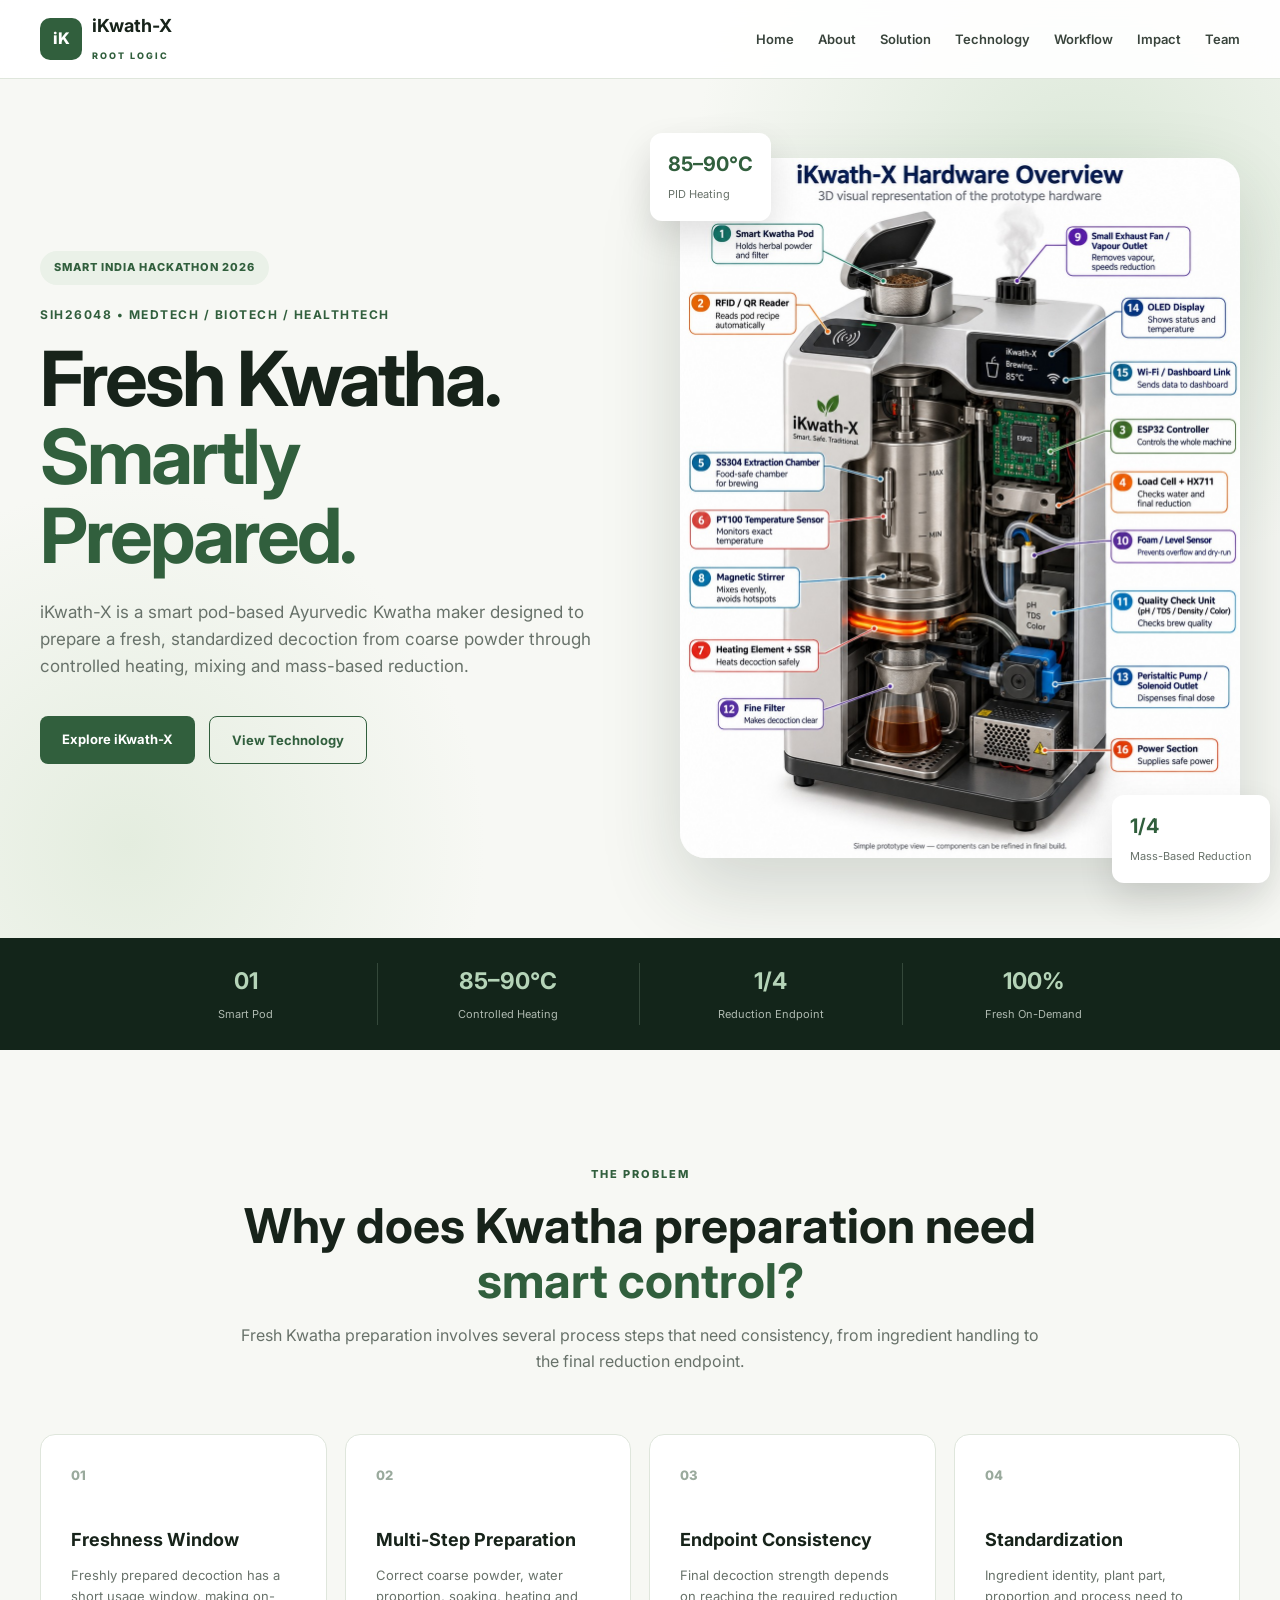
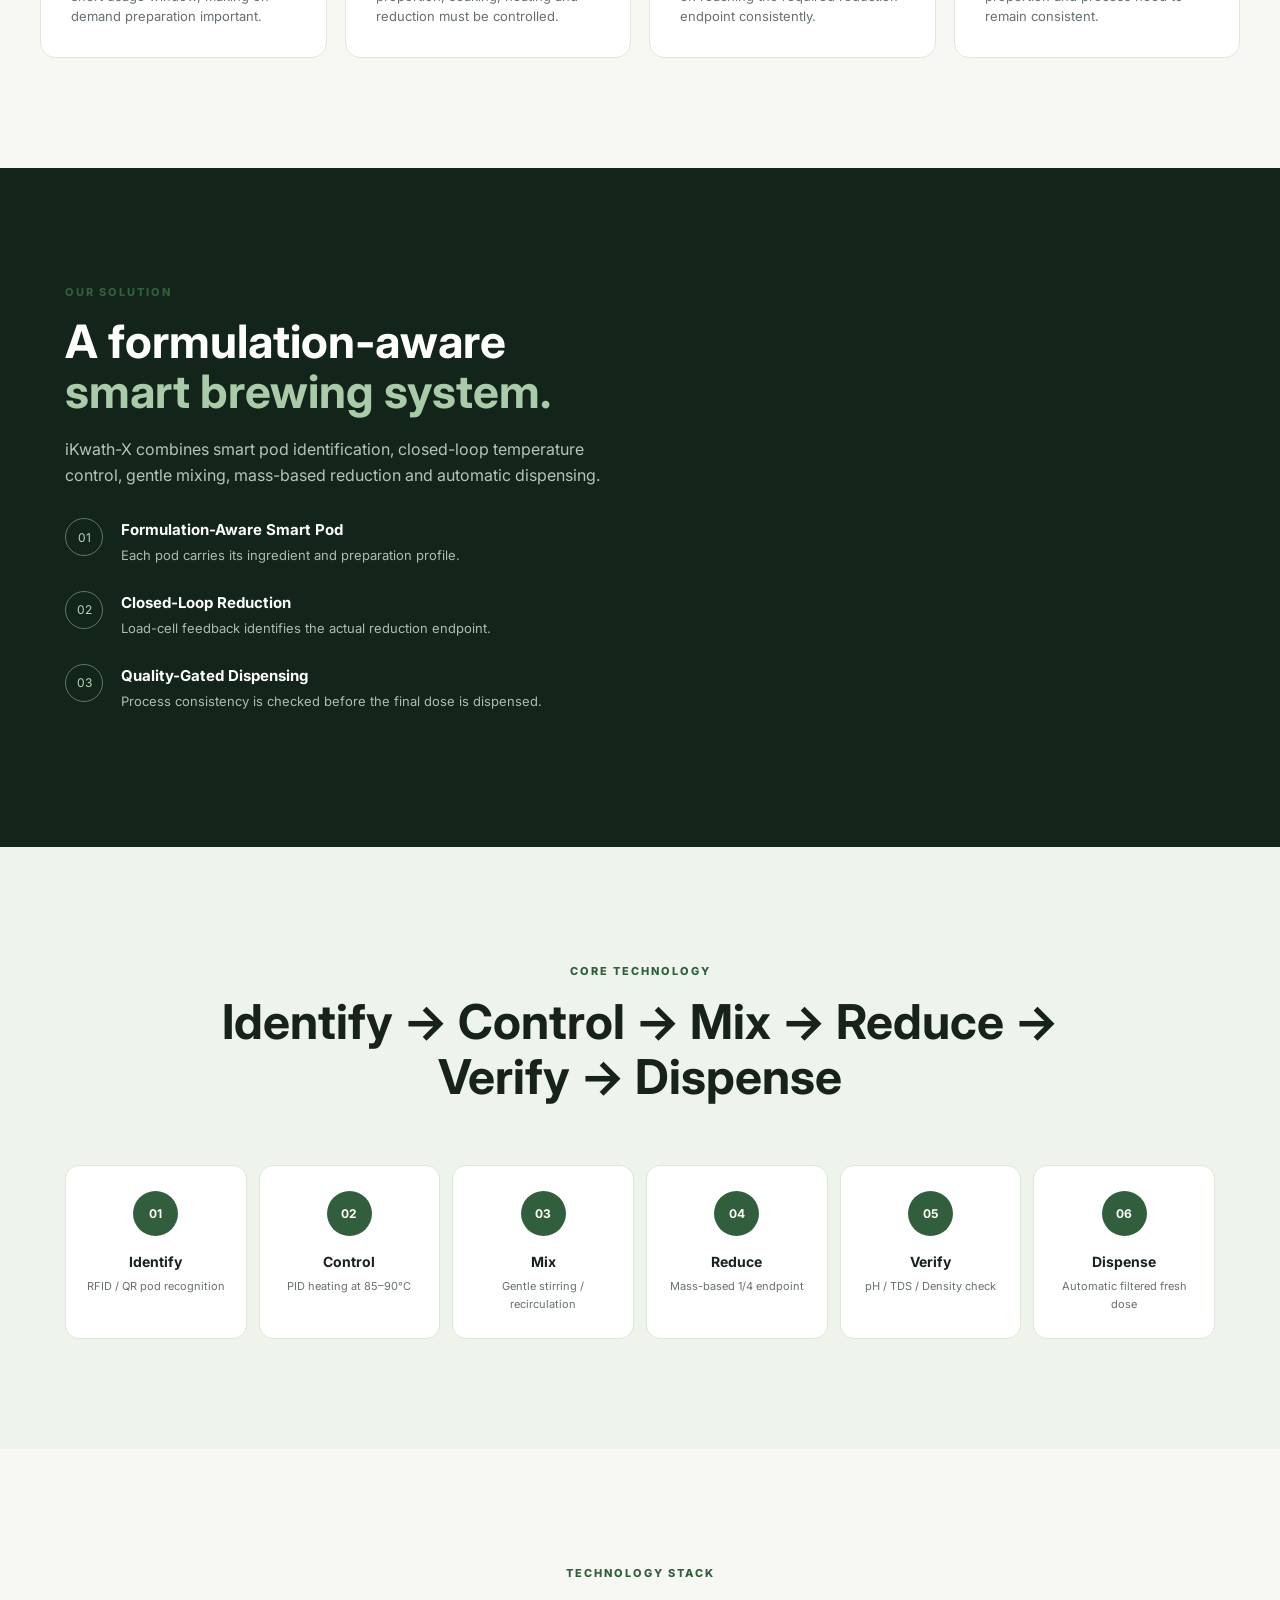
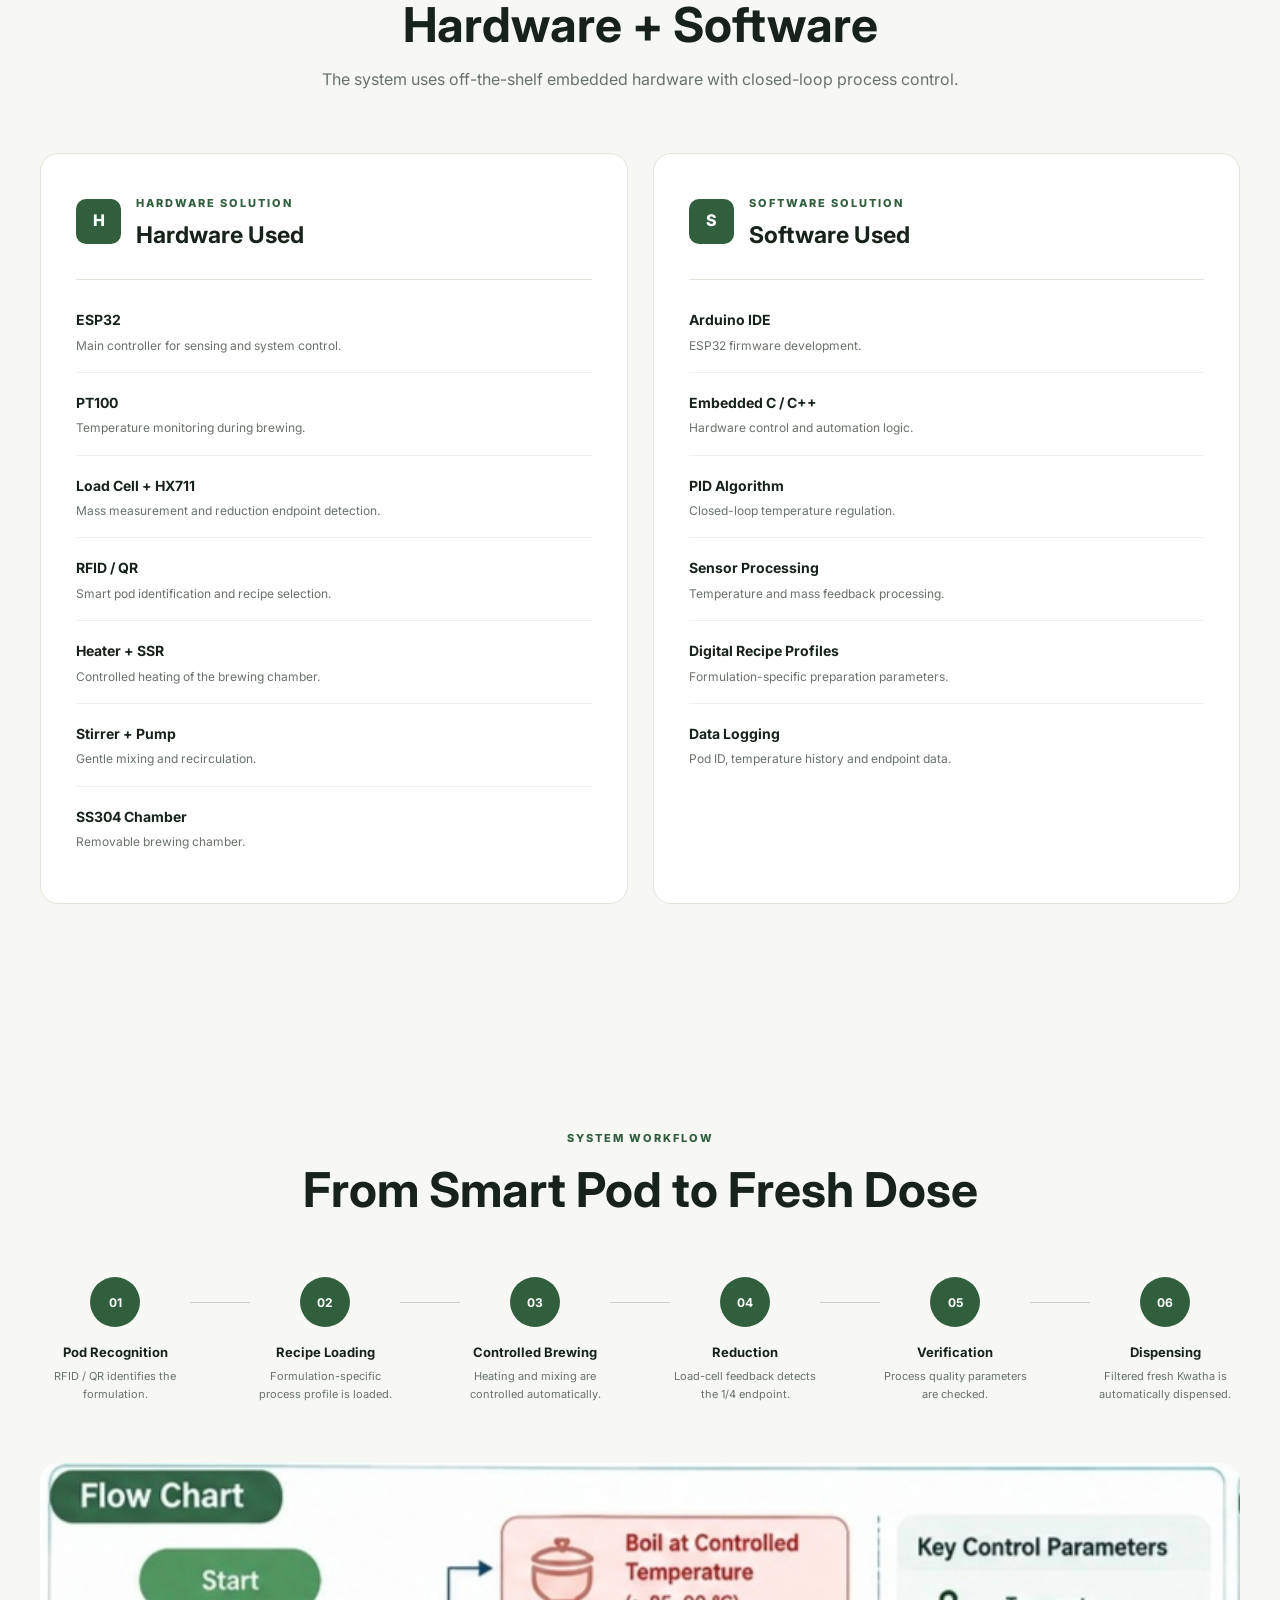
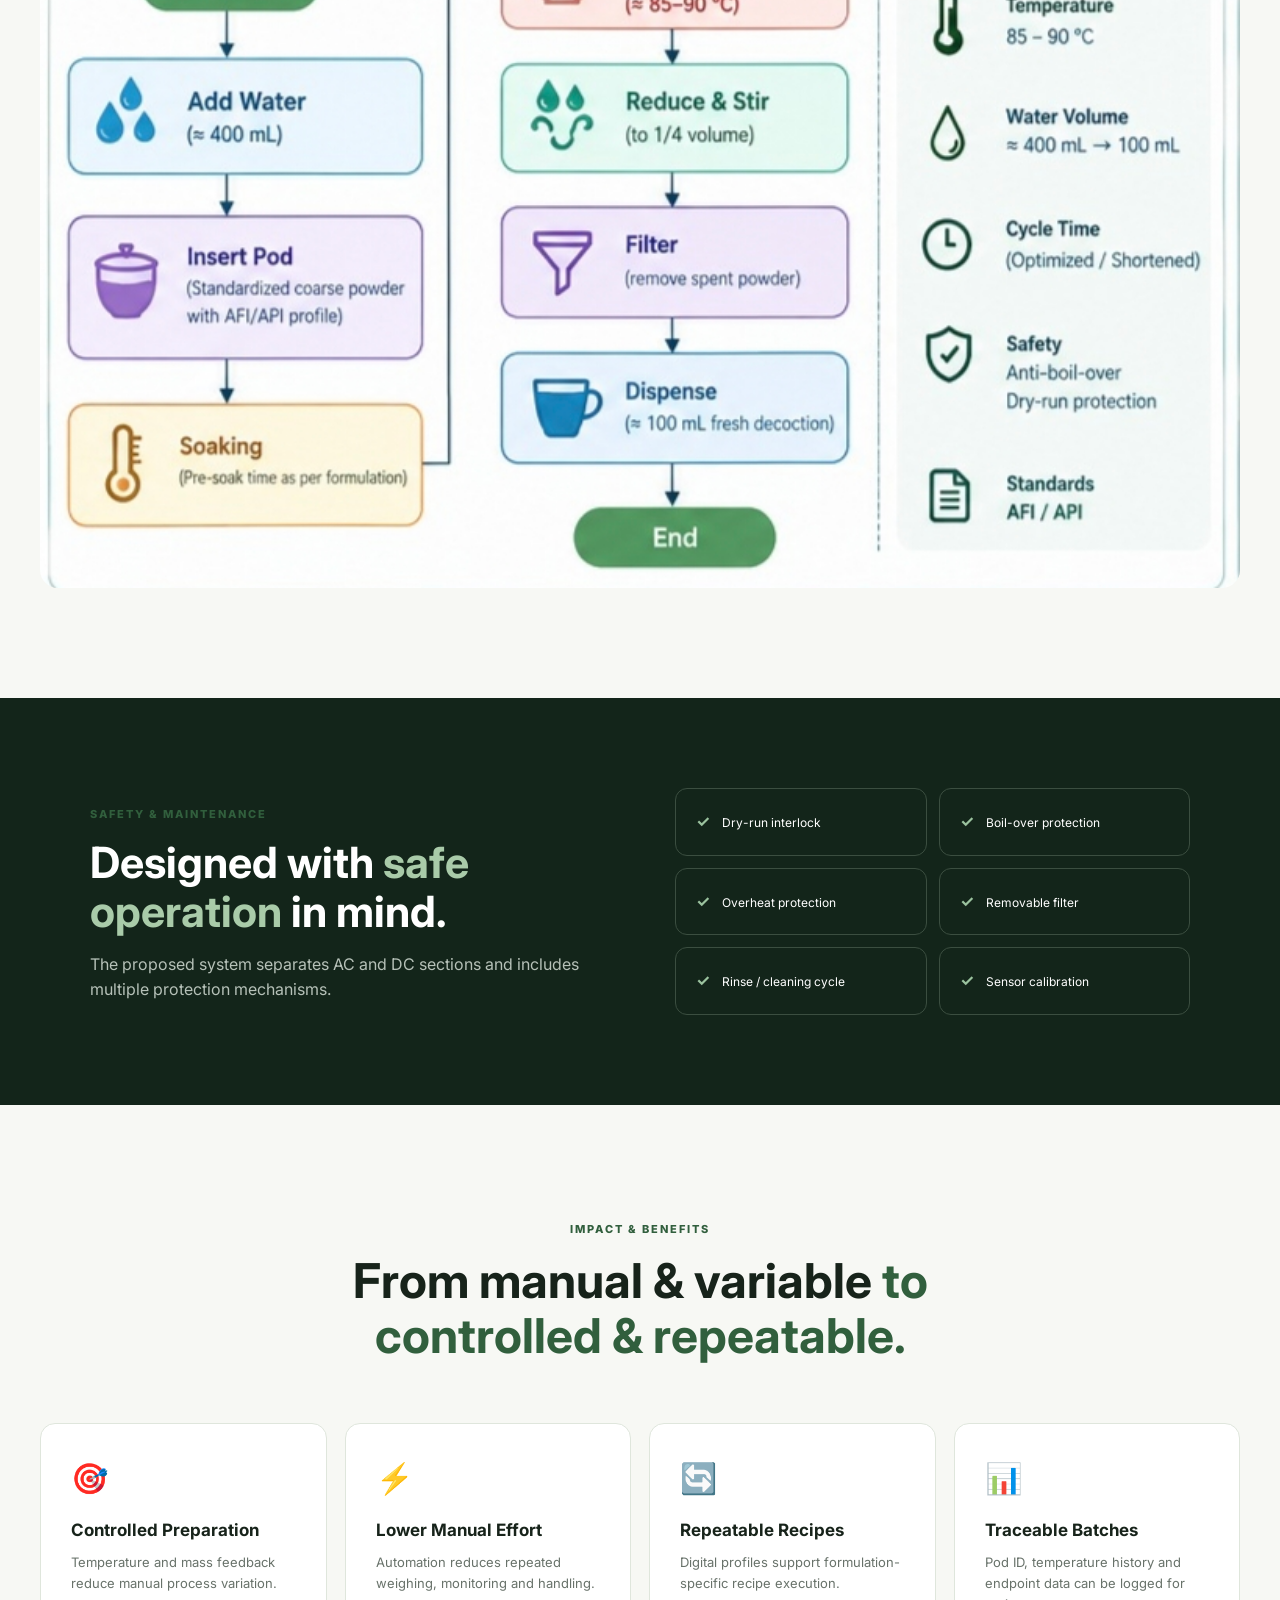
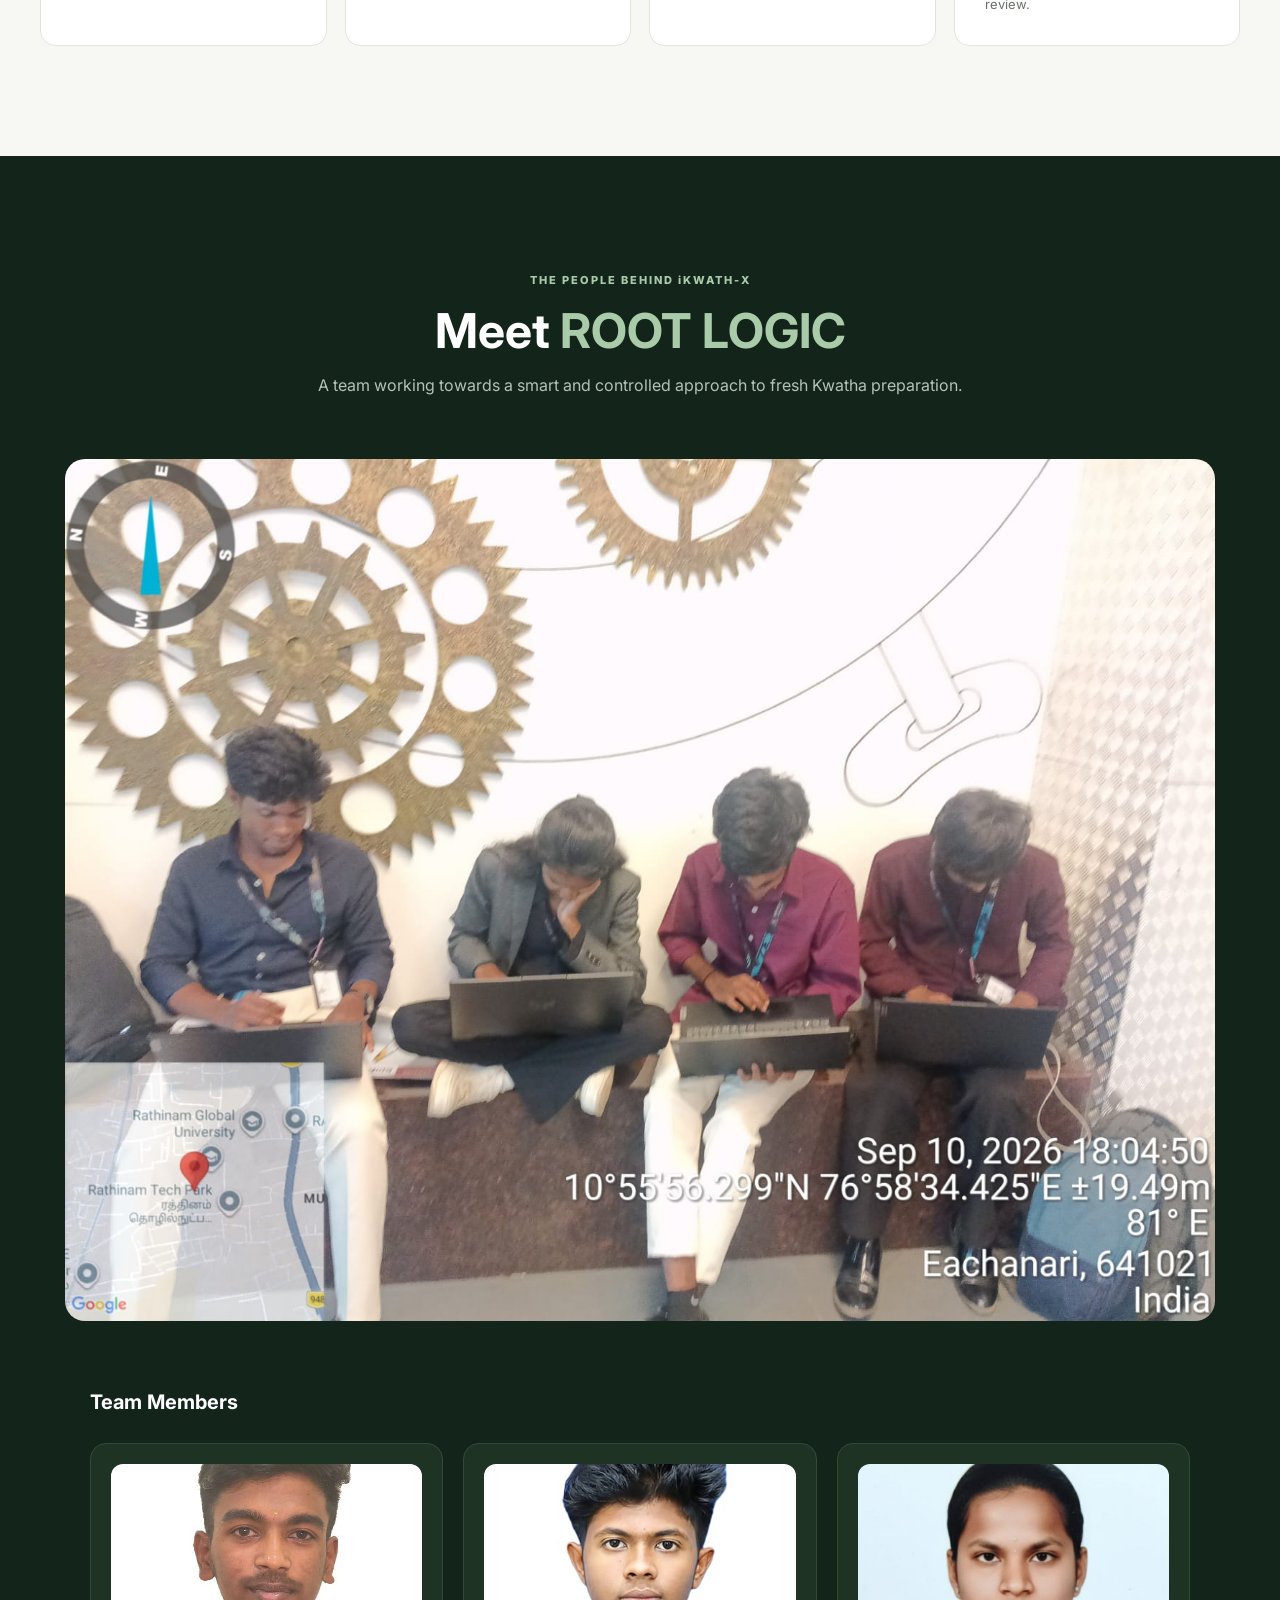
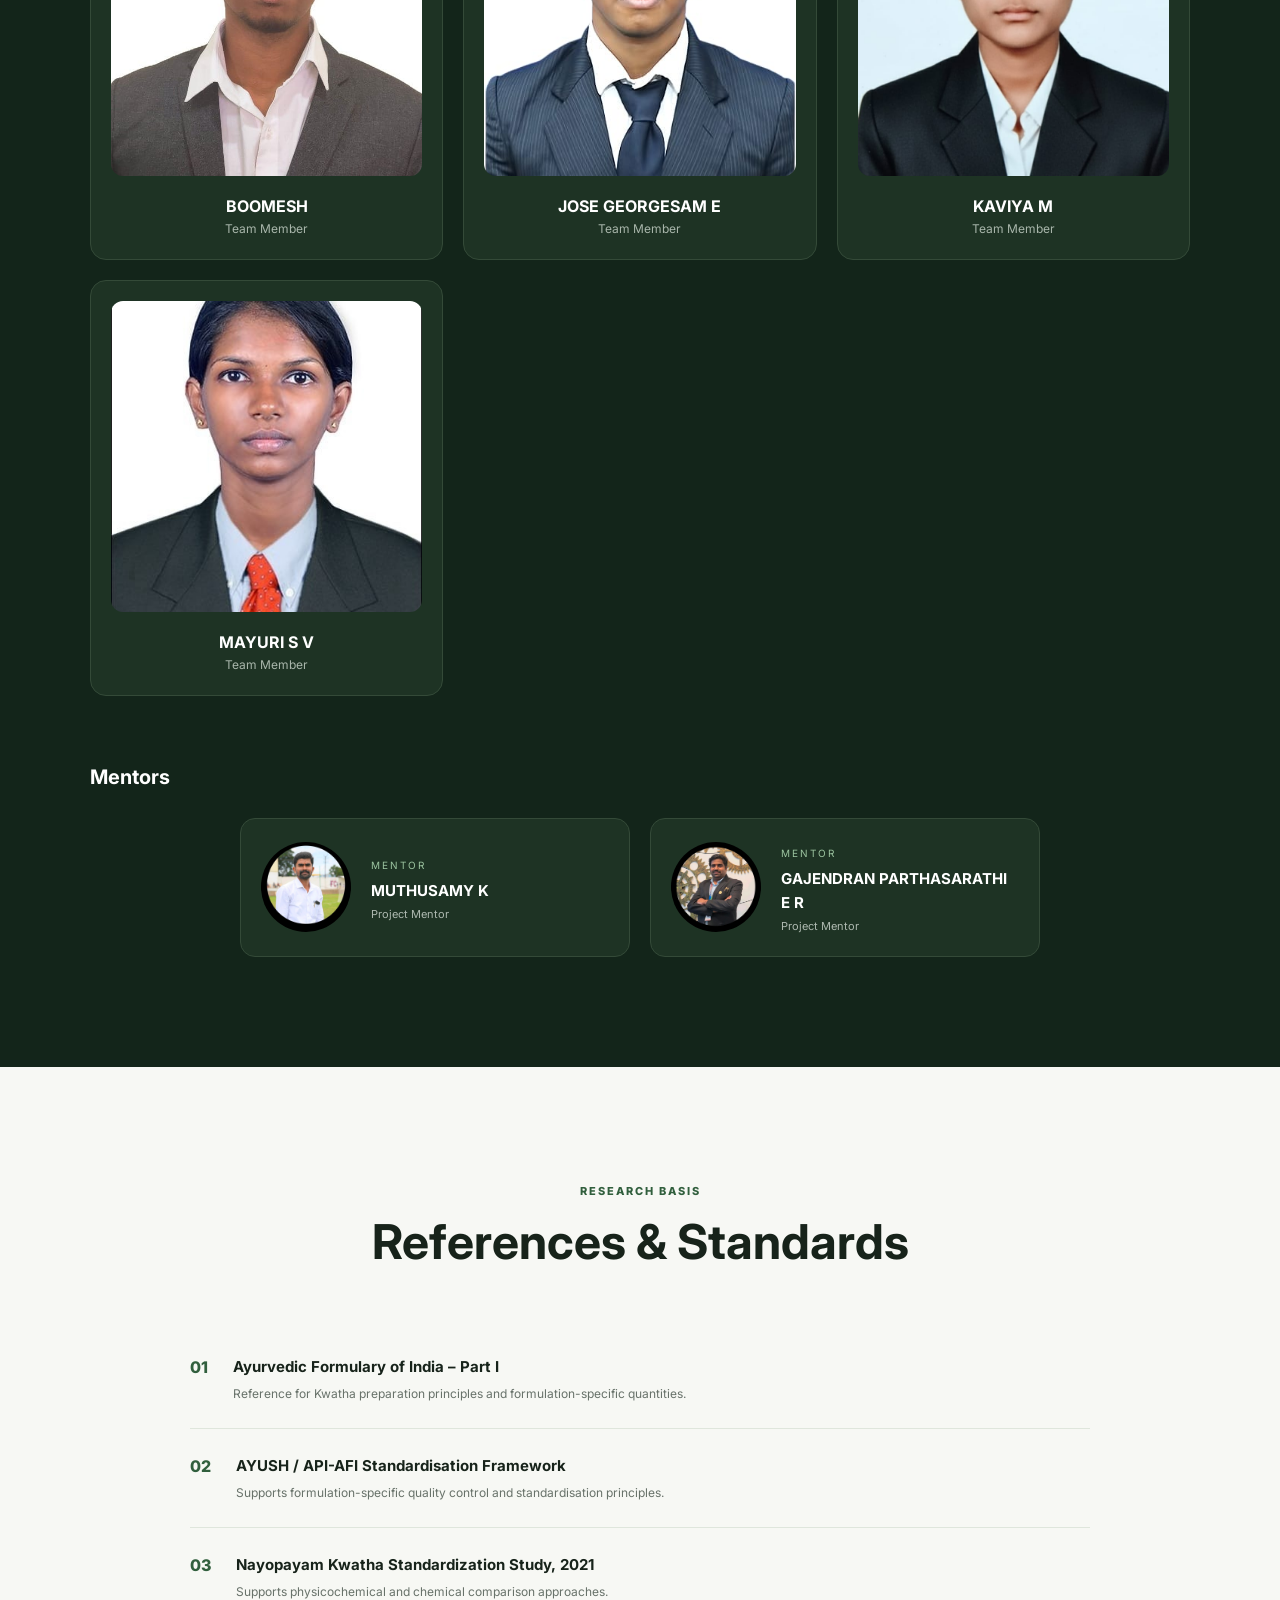
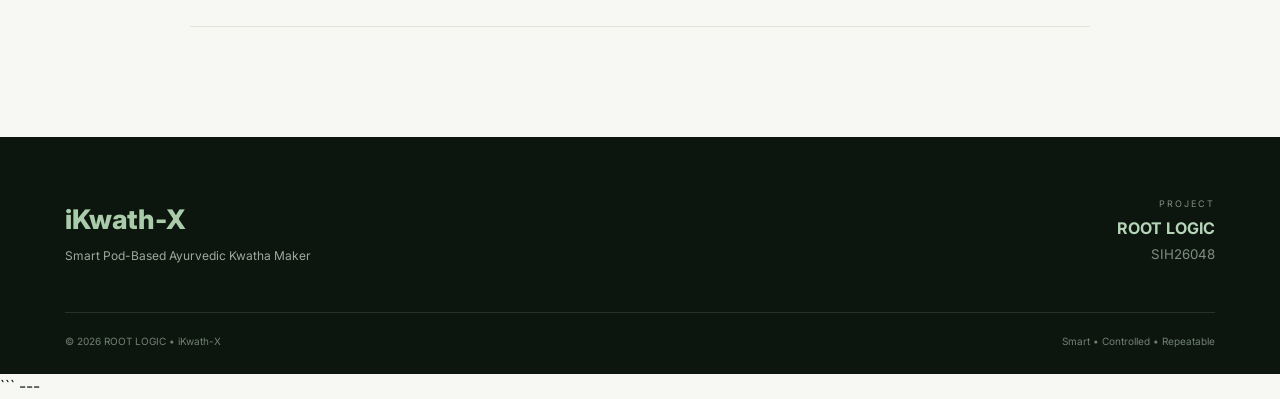
<file: index.html>
<!DOCTYPE html>
<html lang="en">

<head>
    <meta charset="UTF-8">
    <meta name="viewport" content="width=device-width, initial-scale=1.0">

    <title>iKwath-X | ROOT LOGIC</title>

    <link rel="stylesheet" href="style.css">

    <link rel="preconnect" href="https://fonts.googleapis.com">
    <link rel="preconnect" href="https://fonts.gstatic.com" crossorigin>

    <link
        href="https://fonts.googleapis.com/css2?family=Inter:wght@400;500;600;700;800&family=Playfair+Display:wght@600;700&display=swap"
        rel="stylesheet">
</head>

<body>

    <!-- ================= NAVBAR ================= -->

    <header class="navbar">

        <div class="nav-container">

            <div class="brand">
                <div class="brand-mark">iK</div>

                <div>
                    <h2>iKwath-X</h2>
                    <span>ROOT LOGIC</span>
                </div>
            </div>

            <nav id="navMenu">

                <a href="#home">Home</a>
                <a href="#about">About</a>
                <a href="#solution">Solution</a>
                <a href="#technology">Technology</a>
                <a href="#workflow">Workflow</a>
                <a href="#impact">Impact</a>
                <a href="#team">Team</a>

            </nav>

            <button class="menu-btn" onclick="toggleMenu()">☰</button>

        </div>

    </header>


    <!-- ================= HERO ================= -->

    <section id="home" class="hero">

        <div class="hero-overlay"></div>

        <div class="hero-container">

            <div class="hero-content reveal">

                <div class="badge">
                    SMART INDIA HACKATHON 2026
                </div>

                <p class="eyebrow">
                    SIH26048 • MEDTECH / BIOTECH / HEALTHTECH
                </p>

                <h1>
                    Fresh Kwatha.
                    <span>Smartly Prepared.</span>
                </h1>

                <p class="hero-description">

                    iKwath-X is a smart pod-based Ayurvedic Kwatha maker
                    designed to prepare a fresh, standardized decoction
                    from coarse powder through controlled heating,
                    mixing and mass-based reduction.

                </p>

                <div class="hero-buttons">

                    <a href="#solution" class="btn btn-primary">
                        Explore iKwath-X
                    </a>

                    <a href="#technology" class="btn btn-outline">
                        View Technology
                    </a>

                </div>

            </div>


            <div class="hero-visual reveal">

                <div class="floating-card card-top">
                    <strong>85–90°C</strong>
                    <span>PID Heating</span>
                </div>

                <div class="prototype-frame">

                    <img src="image/prototype.jpeg"
                         alt="iKwath-X Prototype"
                         onerror="this.src='https://placehold.co/700x550?text=iKwath-X+Prototype'">

                </div>

                <div class="floating-card card-bottom">
                    <strong>1/4</strong>
                    <span>Mass-Based Reduction</span>
                </div>

            </div>

        </div>

    </section>


    <!-- ================= PROJECT STATS ================= -->

    <section class="stats">

        <div class="stats-container">

            <div class="stat">
                <strong>01</strong>
                <span>Smart Pod</span>
            </div>

            <div class="stat">
                <strong>85–90°C</strong>
                <span>Controlled Heating</span>
            </div>

            <div class="stat">
                <strong>1/4</strong>
                <span>Reduction Endpoint</span>
            </div>

            <div class="stat">
                <strong>100%</strong>
                <span>Fresh On-Demand</span>
            </div>

        </div>

    </section>


    <!-- ================= ABOUT / PROBLEM ================= -->

    <section id="about" class="section">

        <div class="section-heading reveal">

            <span>THE PROBLEM</span>

            <h2>
                Why does Kwatha preparation need
                <em>smart control?</em>
            </h2>

            <p>
                Fresh Kwatha preparation involves several process steps
                that need consistency, from ingredient handling to the
                final reduction endpoint.
            </p>

        </div>


        <div class="problem-grid">

            <article class="problem-card reveal">

                <div class="number">01</div>

                <h3>Freshness Window</h3>

                <p>
                    Freshly prepared decoction has a short usage window,
                    making on-demand preparation important.
                </p>

            </article>


            <article class="problem-card reveal">

                <div class="number">02</div>

                <h3>Multi-Step Preparation</h3>

                <p>
                    Correct coarse powder, water proportion, soaking,
                    heating and reduction must be controlled.
                </p>

            </article>


            <article class="problem-card reveal">

                <div class="number">03</div>

                <h3>Endpoint Consistency</h3>

                <p>
                    Final decoction strength depends on reaching the
                    required reduction endpoint consistently.
                </p>

            </article>


            <article class="problem-card reveal">

                <div class="number">04</div>

                <h3>Standardization</h3>

                <p>
                    Ingredient identity, plant part, proportion and
                    process need to remain consistent.
                </p>

            </article>

        </div>

    </section>


    <!-- ================= SOLUTION ================= -->

    <section id="solution" class="solution-section">

        <div class="solution-container">


            <div class="solution-content reveal">

                <span class="section-label">OUR SOLUTION</span>

                <h2>
                    A formulation-aware
                    <span>smart brewing system.</span>
                </h2>

                <p>
                    iKwath-X combines smart pod identification,
                    closed-loop temperature control, gentle mixing,
                    mass-based reduction and automatic dispensing.
                </p>


                <div class="solution-points">

                    <div>
                        <span>01</span>

                        <div>
                            <h3>Formulation-Aware Smart Pod</h3>
                            <p>
                                Each pod carries its ingredient and
                                preparation profile.
                            </p>
                        </div>

                    </div>


                    <div>
                        <span>02</span>

                        <div>
                            <h3>Closed-Loop Reduction</h3>
                            <p>
                                Load-cell feedback identifies the
                                actual reduction endpoint.
                            </p>
                        </div>

                    </div>


                    <div>
                        <span>03</span>

                        <div>
                            <h3>Quality-Gated Dispensing</h3>
                            <p>
                                Process consistency is checked before
                                the final dose is dispensed.
                            </p>
                        </div>

                    </div>

                </div>

            </div>

        </div>

    </section>


    <!-- ================= IDENTIFY CONTROL MIX REDUCE ================= -->

    <section class="process-section">

        <div class="section-heading reveal">

            <span>CORE TECHNOLOGY</span>

            <h2>
                Identify → Control → Mix → Reduce → Verify → Dispense
            </h2>

        </div>


        <div class="process-grid">

            <div class="process-card reveal">
                <div class="process-icon">01</div>
                <h3>Identify</h3>
                <p>RFID / QR pod recognition</p>
            </div>

            <div class="process-card reveal">
                <div class="process-icon">02</div>
                <h3>Control</h3>
                <p>PID heating at 85–90°C</p>
            </div>

            <div class="process-card reveal">
                <div class="process-icon">03</div>
                <h3>Mix</h3>
                <p>Gentle stirring / recirculation</p>
            </div>

            <div class="process-card reveal">
                <div class="process-icon">04</div>
                <h3>Reduce</h3>
                <p>Mass-based 1/4 endpoint</p>
            </div>

            <div class="process-card reveal">
                <div class="process-icon">05</div>
                <h3>Verify</h3>
                <p>pH / TDS / Density check</p>
            </div>

            <div class="process-card reveal">
                <div class="process-icon">06</div>
                <h3>Dispense</h3>
                <p>Automatic filtered fresh dose</p>
            </div>

        </div>

    </section>


    <!-- ================= TECHNOLOGY ================= -->

    <section id="technology" class="section technology-section">

        <div class="section-heading reveal">

            <span>TECHNOLOGY STACK</span>

            <h2>
                Hardware + Software
            </h2>

            <p>
                The system uses off-the-shelf embedded hardware with
                closed-loop process control.
            </p>

        </div>


        <div class="technology-container">


            <!-- HARDWARE -->

            <div class="tech-column reveal">

                <div class="tech-title">

                    <div class="tech-number">H</div>

                    <div>
                        <span>HARDWARE SOLUTION</span>
                        <h3>Hardware Used</h3>
                    </div>

                </div>


                <div class="tech-list">

                    <div class="tech-item">

                        <strong>ESP32</strong>

                        <p>
                            Main controller for sensing and system control.
                        </p>

                    </div>


                    <div class="tech-item">

                        <strong>PT100</strong>

                        <p>
                            Temperature monitoring during brewing.
                        </p>

                    </div>


                    <div class="tech-item">

                        <strong>Load Cell + HX711</strong>

                        <p>
                            Mass measurement and reduction endpoint detection.
                        </p>

                    </div>


                    <div class="tech-item">

                        <strong>RFID / QR</strong>

                        <p>
                            Smart pod identification and recipe selection.
                        </p>

                    </div>


                    <div class="tech-item">

                        <strong>Heater + SSR</strong>

                        <p>
                            Controlled heating of the brewing chamber.
                        </p>

                    </div>


                    <div class="tech-item">

                        <strong>Stirrer + Pump</strong>

                        <p>
                            Gentle mixing and recirculation.
                        </p>

                    </div>


                    <div class="tech-item">

                        <strong>SS304 Chamber</strong>

                        <p>
                            Removable brewing chamber.
                        </p>

                    </div>

                </div>

            </div>


            <!-- SOFTWARE -->

            <div class="tech-column reveal">

                <div class="tech-title">

                    <div class="tech-number">S</div>

                    <div>
                        <span>SOFTWARE SOLUTION</span>
                        <h3>Software Used</h3>
                    </div>

                </div>


                <div class="tech-list">

                    <div class="tech-item">

                        <strong>Arduino IDE</strong>

                        <p>
                            ESP32 firmware development.
                        </p>

                    </div>


                    <div class="tech-item">

                        <strong>Embedded C / C++</strong>

                        <p>
                            Hardware control and automation logic.
                        </p>

                    </div>


                    <div class="tech-item">

                        <strong>PID Algorithm</strong>

                        <p>
                            Closed-loop temperature regulation.
                        </p>

                    </div>


                    <div class="tech-item">

                        <strong>Sensor Processing</strong>

                        <p>
                            Temperature and mass feedback processing.
                        </p>

                    </div>


                    <div class="tech-item">

                        <strong>Digital Recipe Profiles</strong>

                        <p>
                            Formulation-specific preparation parameters.
                        </p>

                    </div>


                    <div class="tech-item">

                        <strong>Data Logging</strong>

                        <p>
                            Pod ID, temperature history and endpoint data.
                        </p>

                    </div>

                </div>

            </div>

        </div>

    </section>


    <!-- ================= HARDWARE PHOTO ================= -->


    <!-- ================= WORKFLOW ================= -->

    <section id="workflow" class="section">

        <div class="section-heading reveal">

            <span>SYSTEM WORKFLOW</span>

            <h2>
                From Smart Pod to Fresh Dose
            </h2>

        </div>


        <div class="workflow">

            <div class="workflow-step reveal">

                <div class="circle">01</div>

                <h3>Pod Recognition</h3>

                <p>
                    RFID / QR identifies the formulation.
                </p>

            </div>


            <div class="workflow-line"></div>


            <div class="workflow-step reveal">

                <div class="circle">02</div>

                <h3>Recipe Loading</h3>

                <p>
                    Formulation-specific process profile is loaded.
                </p>

            </div>


            <div class="workflow-line"></div>


            <div class="workflow-step reveal">

                <div class="circle">03</div>

                <h3>Controlled Brewing</h3>

                <p>
                    Heating and mixing are controlled automatically.
                </p>

            </div>


            <div class="workflow-line"></div>


            <div class="workflow-step reveal">

                <div class="circle">04</div>

                <h3>Reduction</h3>

                <p>
                    Load-cell feedback detects the 1/4 endpoint.
                </p>

            </div>


            <div class="workflow-line"></div>


            <div class="workflow-step reveal">

                <div class="circle">05</div>

                <h3>Verification</h3>

                <p>
                    Process quality parameters are checked.
                </p>

            </div>


            <div class="workflow-line"></div>


            <div class="workflow-step reveal">

                <div class="circle">06</div>

                <h3>Dispensing</h3>

                <p>
                    Filtered fresh Kwatha is automatically dispensed.
                </p>

            </div>

        </div>


        <div class="workflow-image reveal">

            <img src="image/flow chart.jpeg"
                 alt="iKwath-X Workflow"
                 onerror="this.src='https://placehold.co/1200x450?text=Workflow+Diagram'">

        </div>

    </section>


    <!-- ================= SAFETY ================= -->

    <section class="safety-section">

        <div class="safety-container">

            <div class="safety-content reveal">

                <span>SAFETY & MAINTENANCE</span>

                <h2>
                    Designed with
                    <em>safe operation</em>
                    in mind.
                </h2>

                <p>
                    The proposed system separates AC and DC sections
                    and includes multiple protection mechanisms.
                </p>

            </div>


            <div class="safety-grid reveal">

                <div>
                    <strong>✓</strong>
                    <span>Dry-run interlock</span>
                </div>

                <div>
                    <strong>✓</strong>
                    <span>Boil-over protection</span>
                </div>

                <div>
                    <strong>✓</strong>
                    <span>Overheat protection</span>
                </div>

                <div>
                    <strong>✓</strong>
                    <span>Removable filter</span>
                </div>

                <div>
                    <strong>✓</strong>
                    <span>Rinse / cleaning cycle</span>
                </div>

                <div>
                    <strong>✓</strong>
                    <span>Sensor calibration</span>
                </div>

            </div>

        </div>

    </section>


    <!-- ================= IMPACT ================= -->

    <section id="impact" class="section">

        <div class="section-heading reveal">

            <span>IMPACT & BENEFITS</span>

            <h2>
                From manual & variable
                <em>to controlled & repeatable.</em>
            </h2>

        </div>


        <div class="impact-grid">

            <div class="impact-card reveal">

                <div>🎯</div>

                <h3>Controlled Preparation</h3>

                <p>
                    Temperature and mass feedback reduce manual
                    process variation.
                </p>

            </div>


            <div class="impact-card reveal">

                <div>⚡</div>

                <h3>Lower Manual Effort</h3>

                <p>
                    Automation reduces repeated weighing,
                    monitoring and handling.
                </p>

            </div>


            <div class="impact-card reveal">

                <div>🔄</div>

                <h3>Repeatable Recipes</h3>

                <p>
                    Digital profiles support formulation-specific
                    recipe execution.
                </p>

            </div>


            <div class="impact-card reveal">

                <div>📊</div>

                <h3>Traceable Batches</h3>

                <p>
                    Pod ID, temperature history and endpoint data
                    can be logged for review.
                </p>

            </div>

        </div>

    </section>


    <!-- ================= TEAM ================= -->

    <section id="team" class="team-section">

        <div class="section-heading light-heading reveal">

            <span>THE PEOPLE BEHIND iKWATH-X</span>

            <h2>
                Meet <em>ROOT LOGIC</em>
            </h2>

            <p>
                A team working towards a smart and controlled
                approach to fresh Kwatha preparation.
            </p>

        </div>


        <!-- TEAM PHOTO -->

        <div class="team-photo-container reveal">

            <img src="image/TEAM.jpeg"
                 alt="ROOT LOGIC Team"
                 onerror="this.src='https://placehold.co/1200x500?text=ROOT+LOGIC+Team+Photo'">

        </div>


        <!-- MEMBERS -->

        <h3 class="team-subtitle">
            Team Members
        </h3>


        <div class="members-grid">
     <div class="member-card reveal">
         <div class="member-photo"> 
            <a href="https://www.linkedin.com/in/boomesh/" target="_blank">
    <img src="image/WhatsApp Image 2026-09-14 at 2.31.08 PM.jpeg" 
    alt="Team Member 1" 
    onerror="this.src='https://placehold.co/400x400?text=Member+1'">
    </a>
    </div>

                <h3>BOOMESH</h3>

                <p>Team Member</p>

            </div>


            <div class="member-card reveal">

                <div class="member-photo">
                    <a href="https://www.linkedin.com/in/jose-georgesam-147061384/" target="_blank">
                    <img src="image/jose.jpeg"
                         alt="Team Member 2"
                         onerror="this.src='https://placehold.co/400x400?text=Member+2'">
                </a>
                </div>

                <h3>JOSE GEORGESAM E</h3>

                <p>Team Member</p>

            </div>


            <div class="member-card reveal">

                <div class="member-photo">
                    <a href="https://www.linkedin.com/in/kaviya-m-b4177a384/" target="_blank">
                    <img src="image/WhatsApp Image 2026-09-14 at 1.44.53 PM.jpeg"
                         alt="Team Member 3"
                         onerror="this.src='https://placehold.co/400x400?text=Member+3'">
</a>
                </div>

                <h3>KAVIYA M</h3>

                <p>Team Member</p>

            </div>
            <div class="member-card reveal">

                <div class="member-photo">
                    <a href="https://www.linkedin.com/in/mayuri-s-v-187104383/" target="_blank">
                    <img src="image/image 22.jpeg"
                         alt="Team Member 3"
                         onerror="this.src='https://placehold.co/400x400?text=Member+3'">
                </a>https://www.linkedin.com/in/mayuri-s-v-187104383/
                </div>

                <h3>MAYURI S V</h3>

                <p>Team Member</p>

            </div>

        </div>


        <!-- MENTORS -->

        <h3 class="team-subtitle">
            Mentors
        </h3>


        <div class="mentors-grid">

            <div class="mentor-card reveal">

                <div class="mentor-photo">
                    <a href="https://www.linkedin.com/in/muthusamy-k-a7ba161b6/" target="_blank">
                    <img src="image/MUTHUSAMY SIR.jpeg"
                         alt="Mentor 1"
                         onerror="this.src='https://placehold.co/350x350?text=Mentor+1'">
                     </a>
                </div>

                <div>

                    <span>MENTOR</span>

                    <h3>MUTHUSAMY K</h3>

                    <p>
                        Project Mentor
                    </p>

                </div>

            </div>


            <div class="mentor-card reveal">

                <div class="mentor-photo">
                    <a href="https://www.linkedin.com/in/er-gajendran-parthasarathi-9689a2109/" target="_blank">
                    <img src="image/GAJENDRAN SIR.jpeg"
                         alt="Mentor 2"
                         onerror="this.src='https://placehold.co/350x350?text=Mentor+2'">
                       </a>
                </div>

                <div>

                    <span>MENTOR</span>

                    <h3>GAJENDRAN PARTHASARATHI E R</h3>

                    <p>
                        Project Mentor
                    </p>

                </div>

            </div>

        </div>

    </section>


    <!-- ================= REFERENCES ================= -->

    <section class="references section">

        <div class="section-heading reveal">

            <span>RESEARCH BASIS</span>

            <h2>
                References & Standards
            </h2>

        </div>


        <div class="reference-list">

            <div class="reference reveal">

                <span>01</span>

                <div>
                    <h3>Ayurvedic Formulary of India – Part I</h3>
                    <p>
                        Reference for Kwatha preparation principles
                        and formulation-specific quantities.
                    </p>
                </div>

            </div>


            <div class="reference reveal">

                <span>02</span>

                <div>
                    <h3>AYUSH / API-AFI Standardisation Framework</h3>
                    <p>
                        Supports formulation-specific quality control
                        and standardisation principles.
                    </p>
                </div>

            </div>


            <div class="reference reveal">

                <span>03</span>

                <div>
                    <h3>Nayopayam Kwatha Standardization Study, 2021</h3>
                    <p>
                        Supports physicochemical and chemical
                        comparison approaches.
                    </p>
                </div>

            </div>

        </div>

    </section>


    <!-- ================= FOOTER ================= -->

    <footer>

        <div class="footer-container">

            <div>

                <div class="footer-logo">
                    iKwath-X
                </div>

                <p>
                    Smart Pod-Based Ayurvedic Kwatha Maker
                </p>

            </div>


            <div class="footer-project">

                <span>PROJECT</span>

                <strong>ROOT LOGIC</strong>

                <small>SIH26048</small>

            </div>

        </div>


        <div class="footer-bottom">

            <p>
                © 2026 ROOT LOGIC • iKwath-X
            </p>

            <p>
                Smart • Controlled • Repeatable
            </p>

        </div>

    </footer>


    <script src="script.js"></script>

</body>

</html>
```

---
</file>
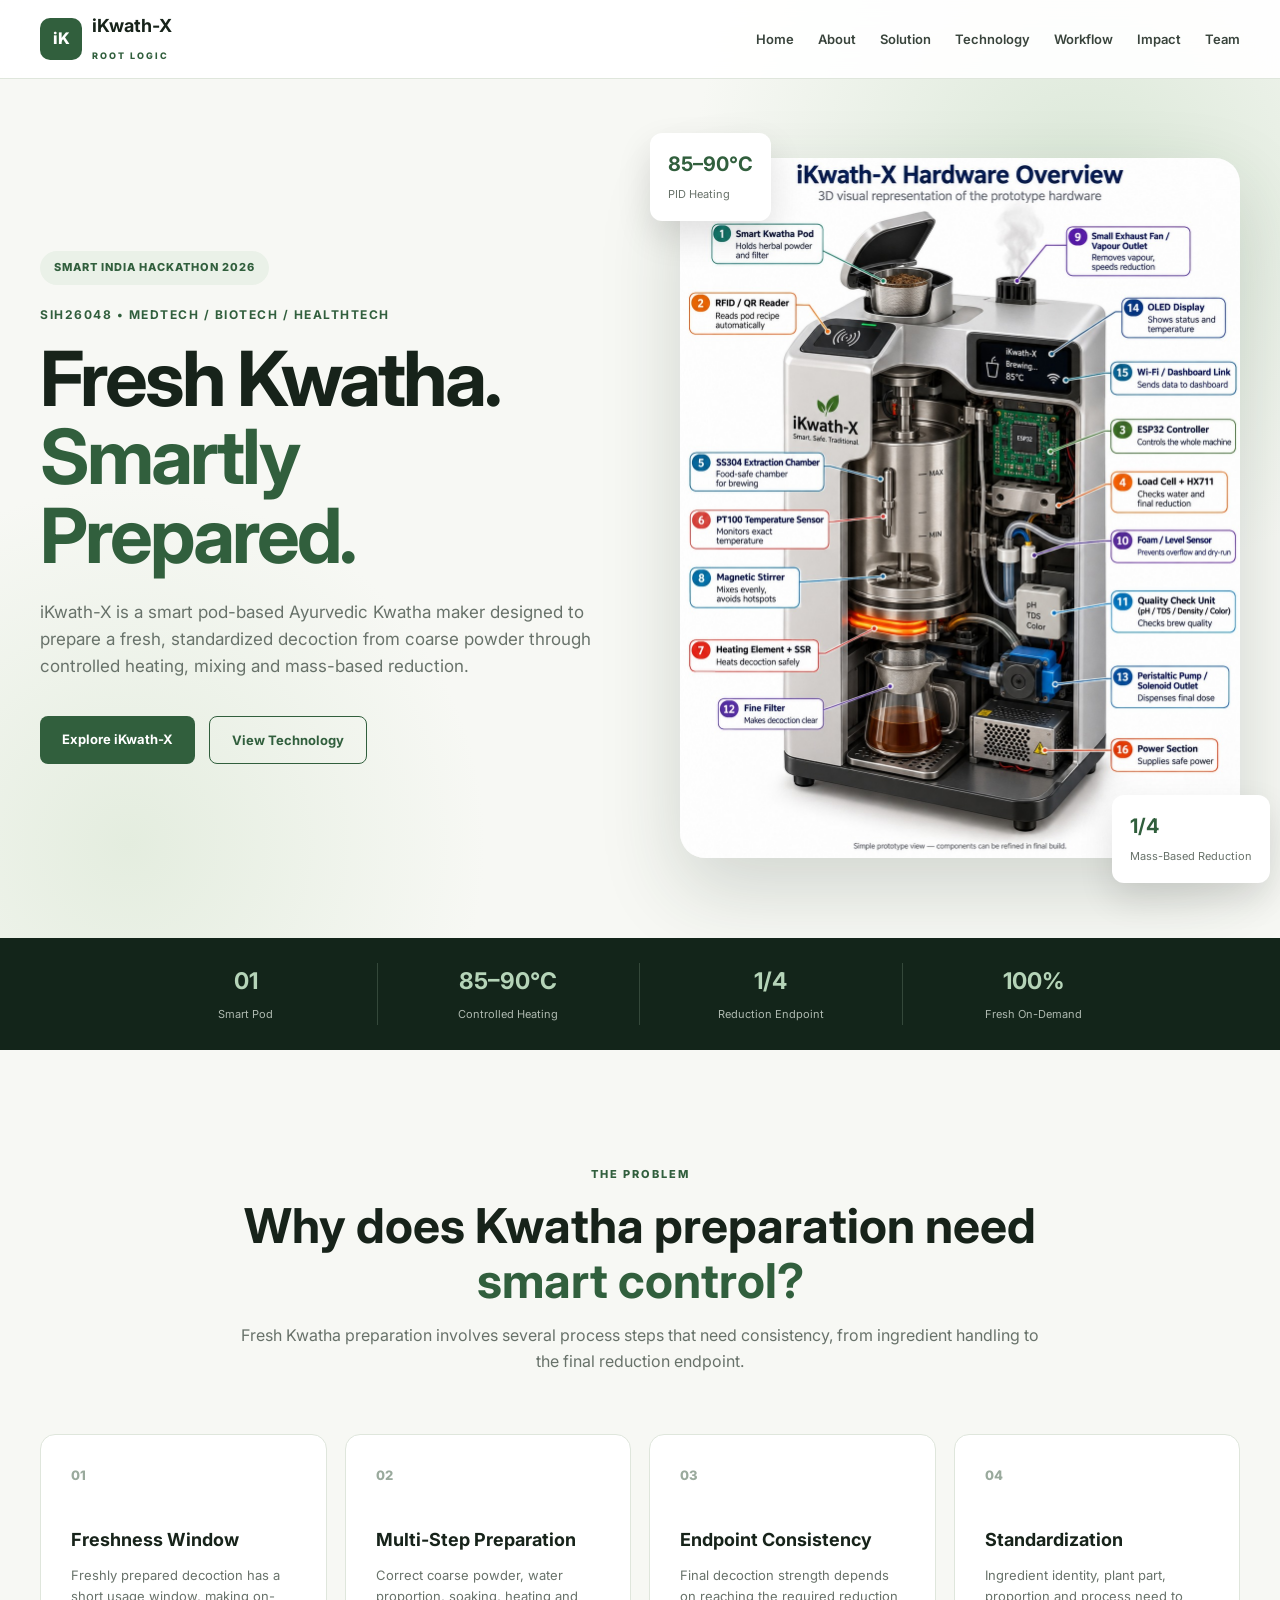
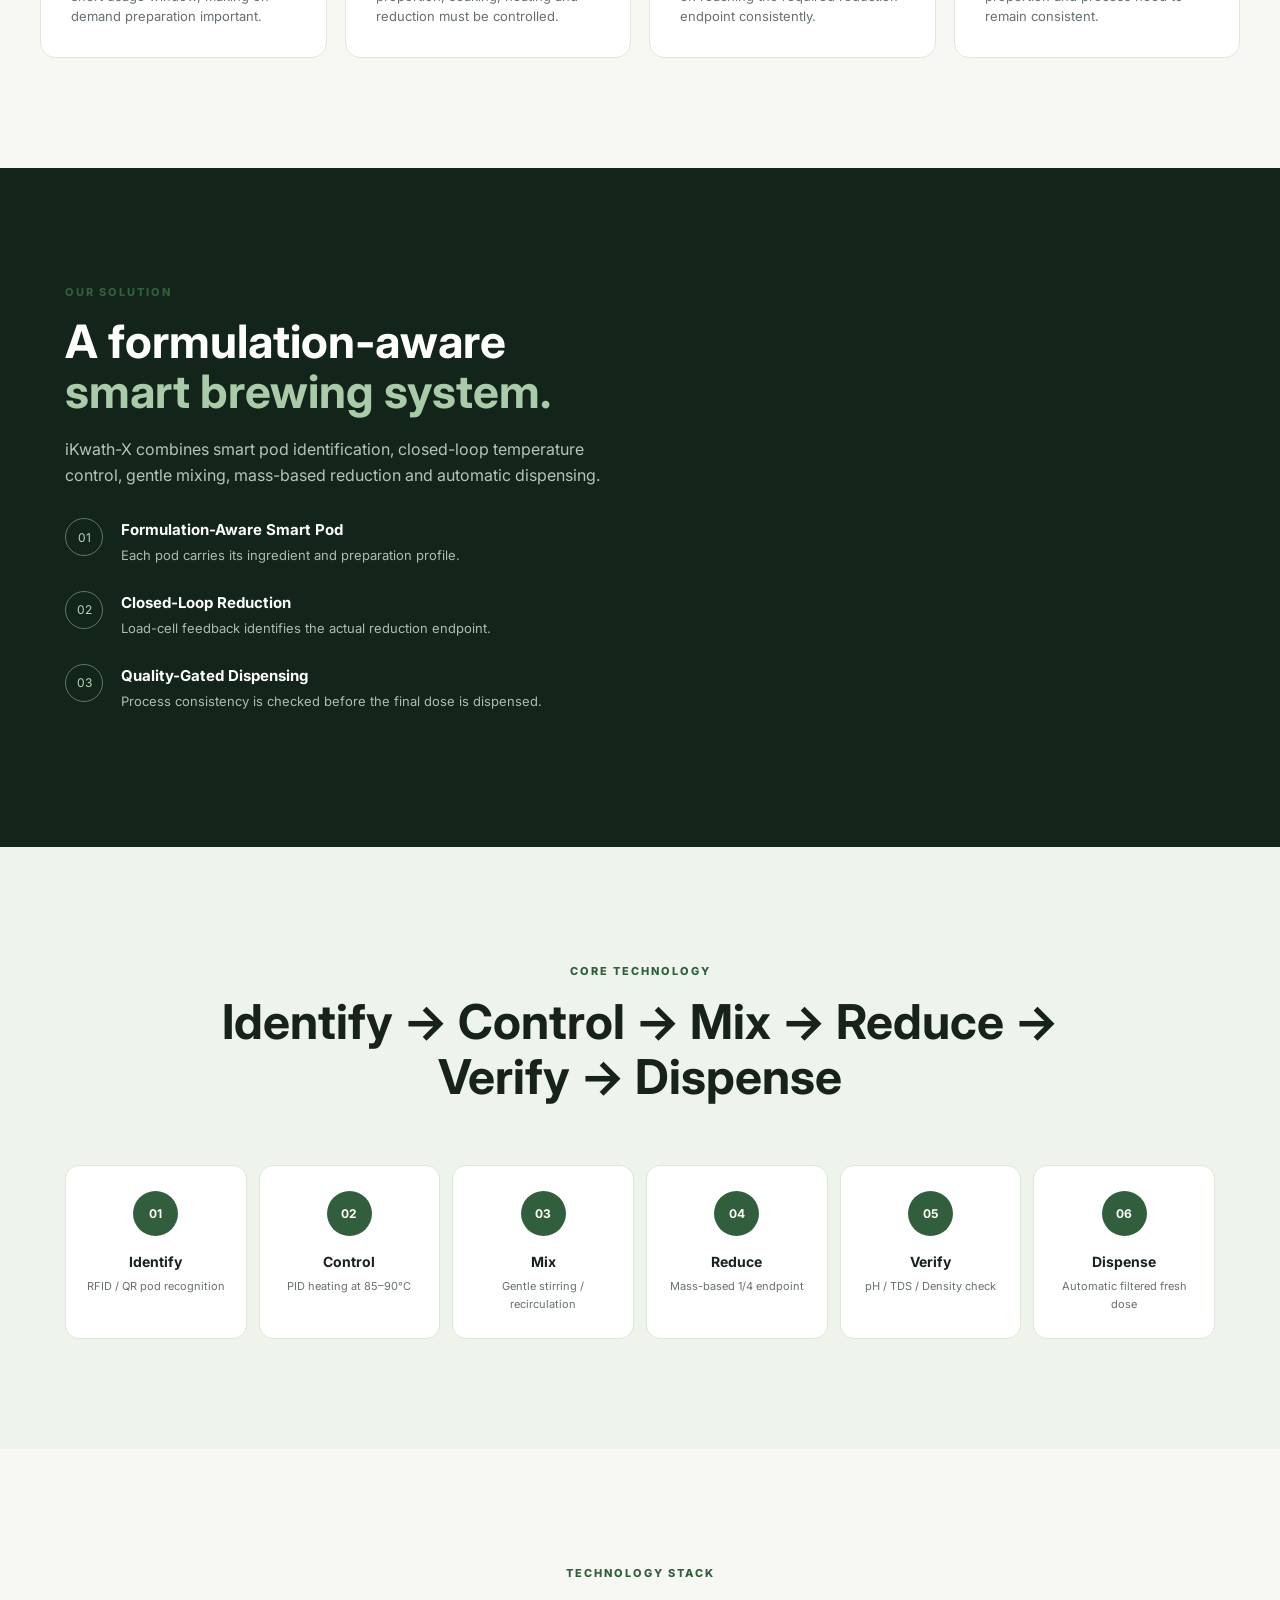
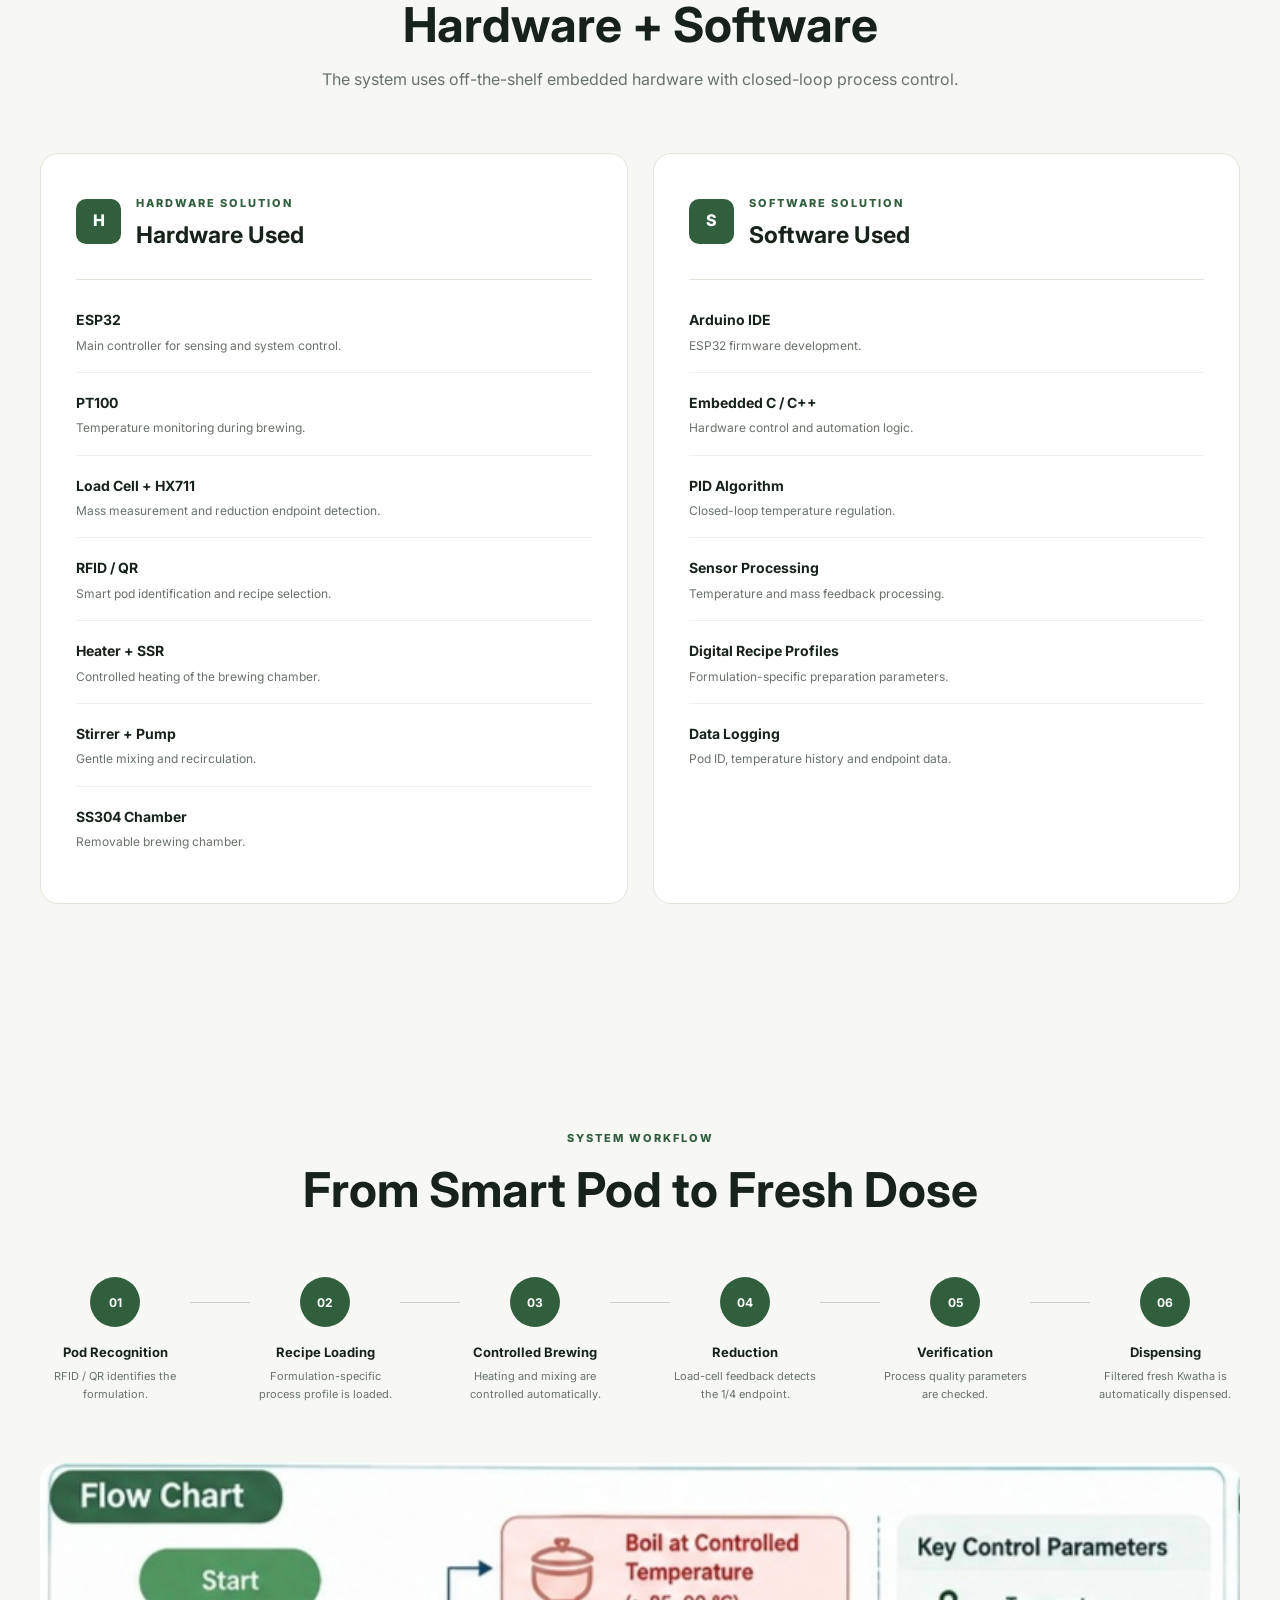
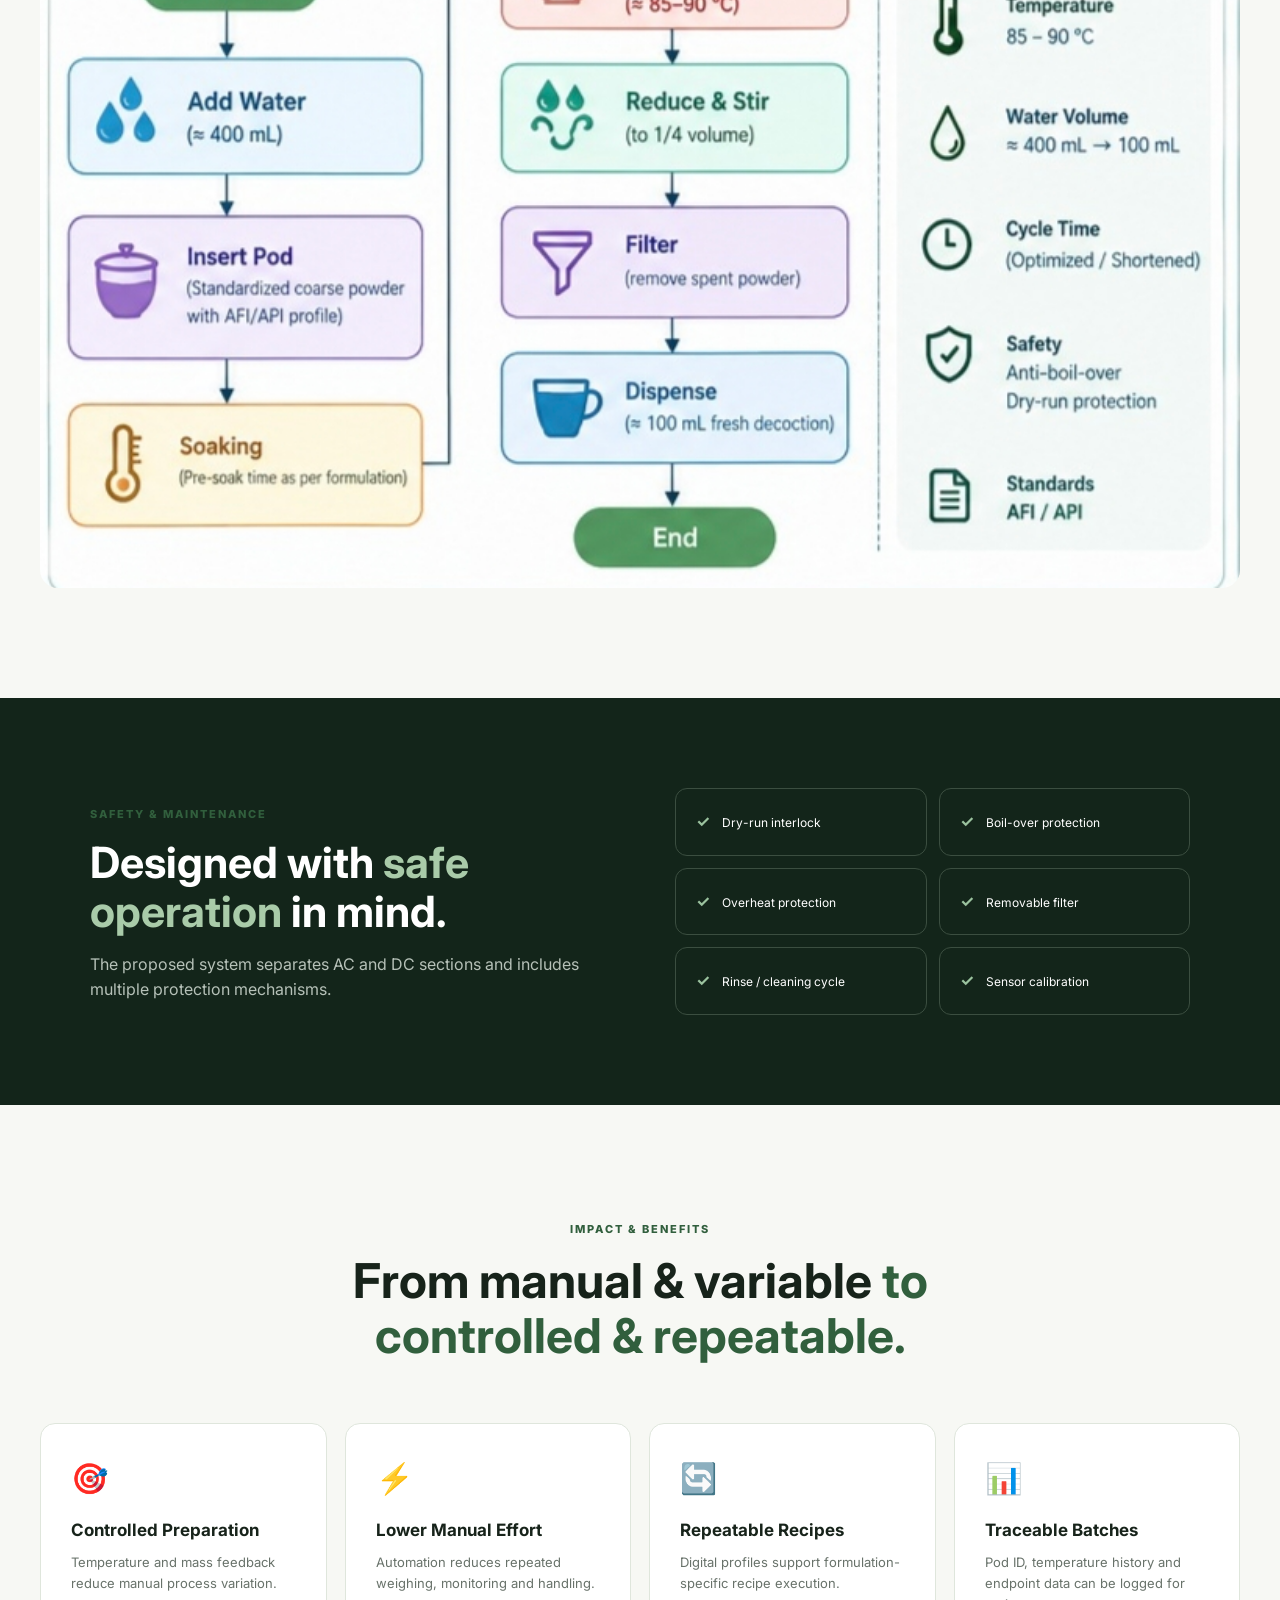
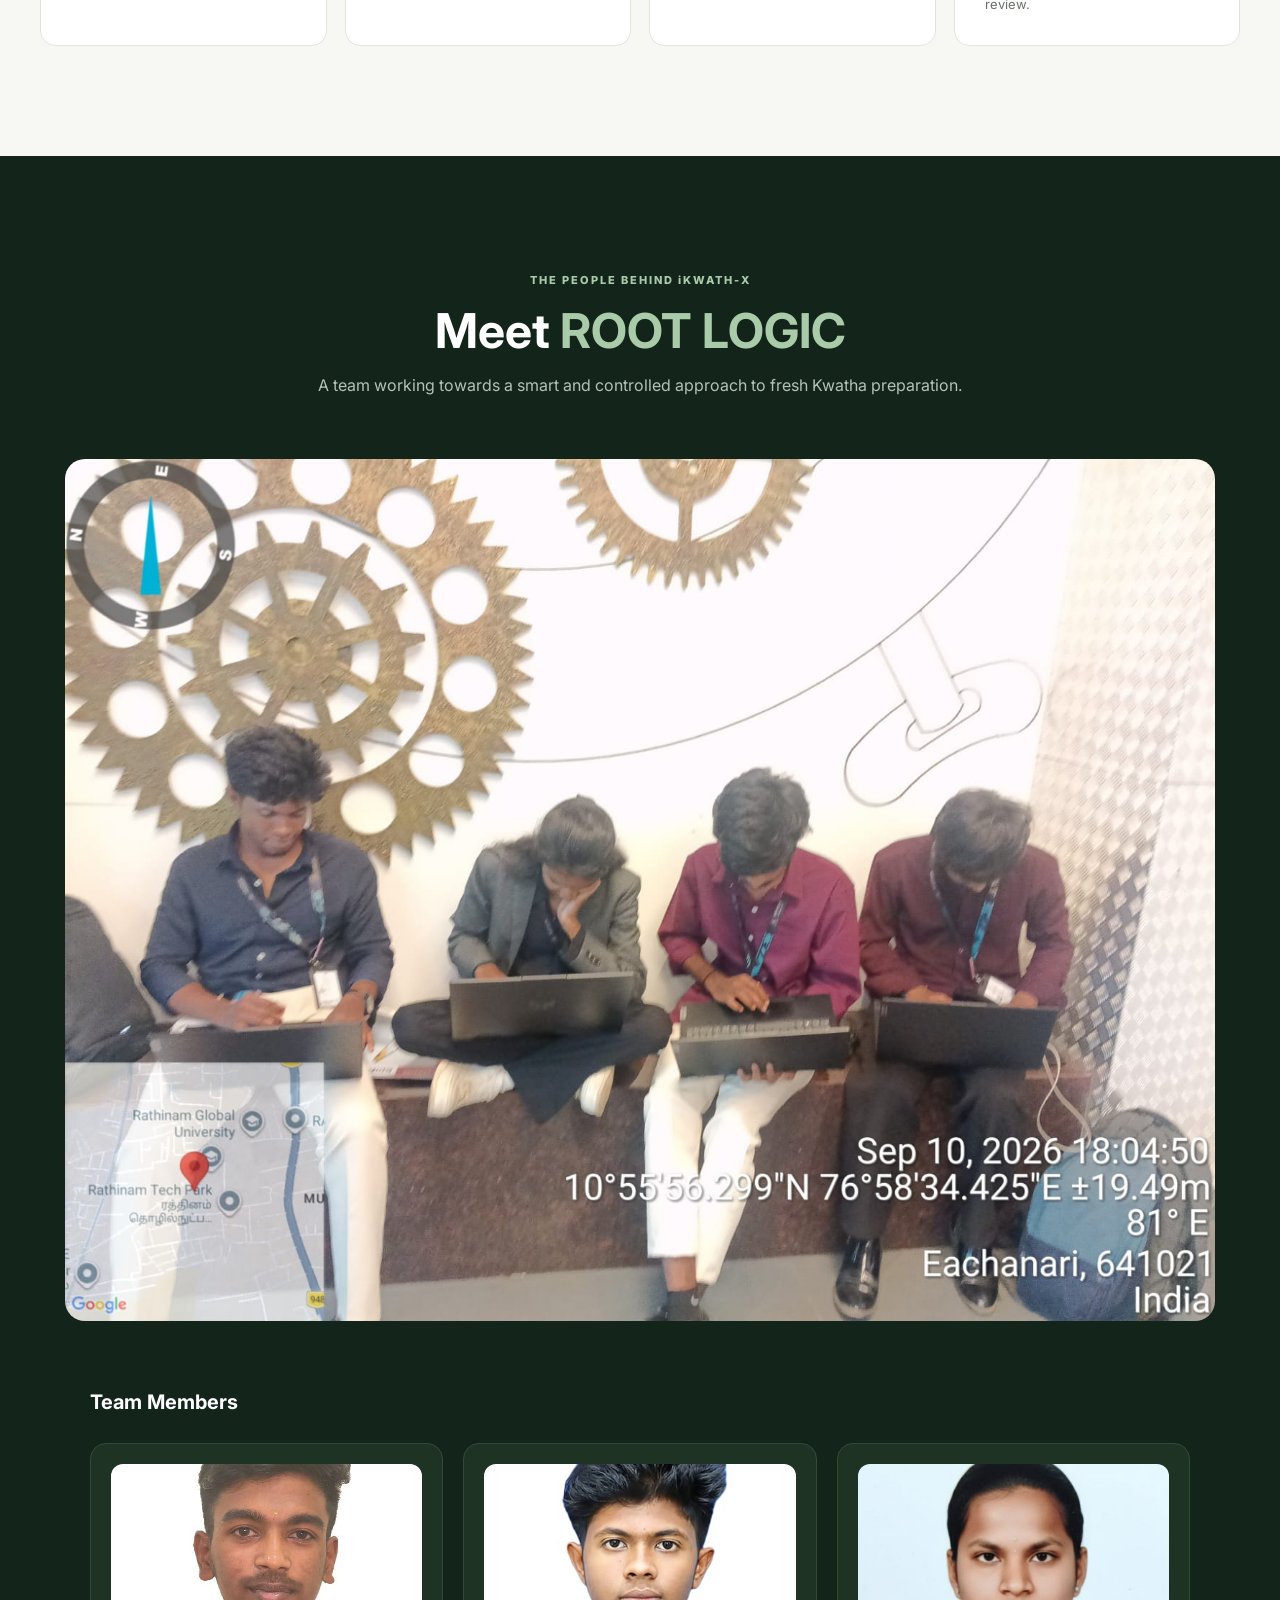
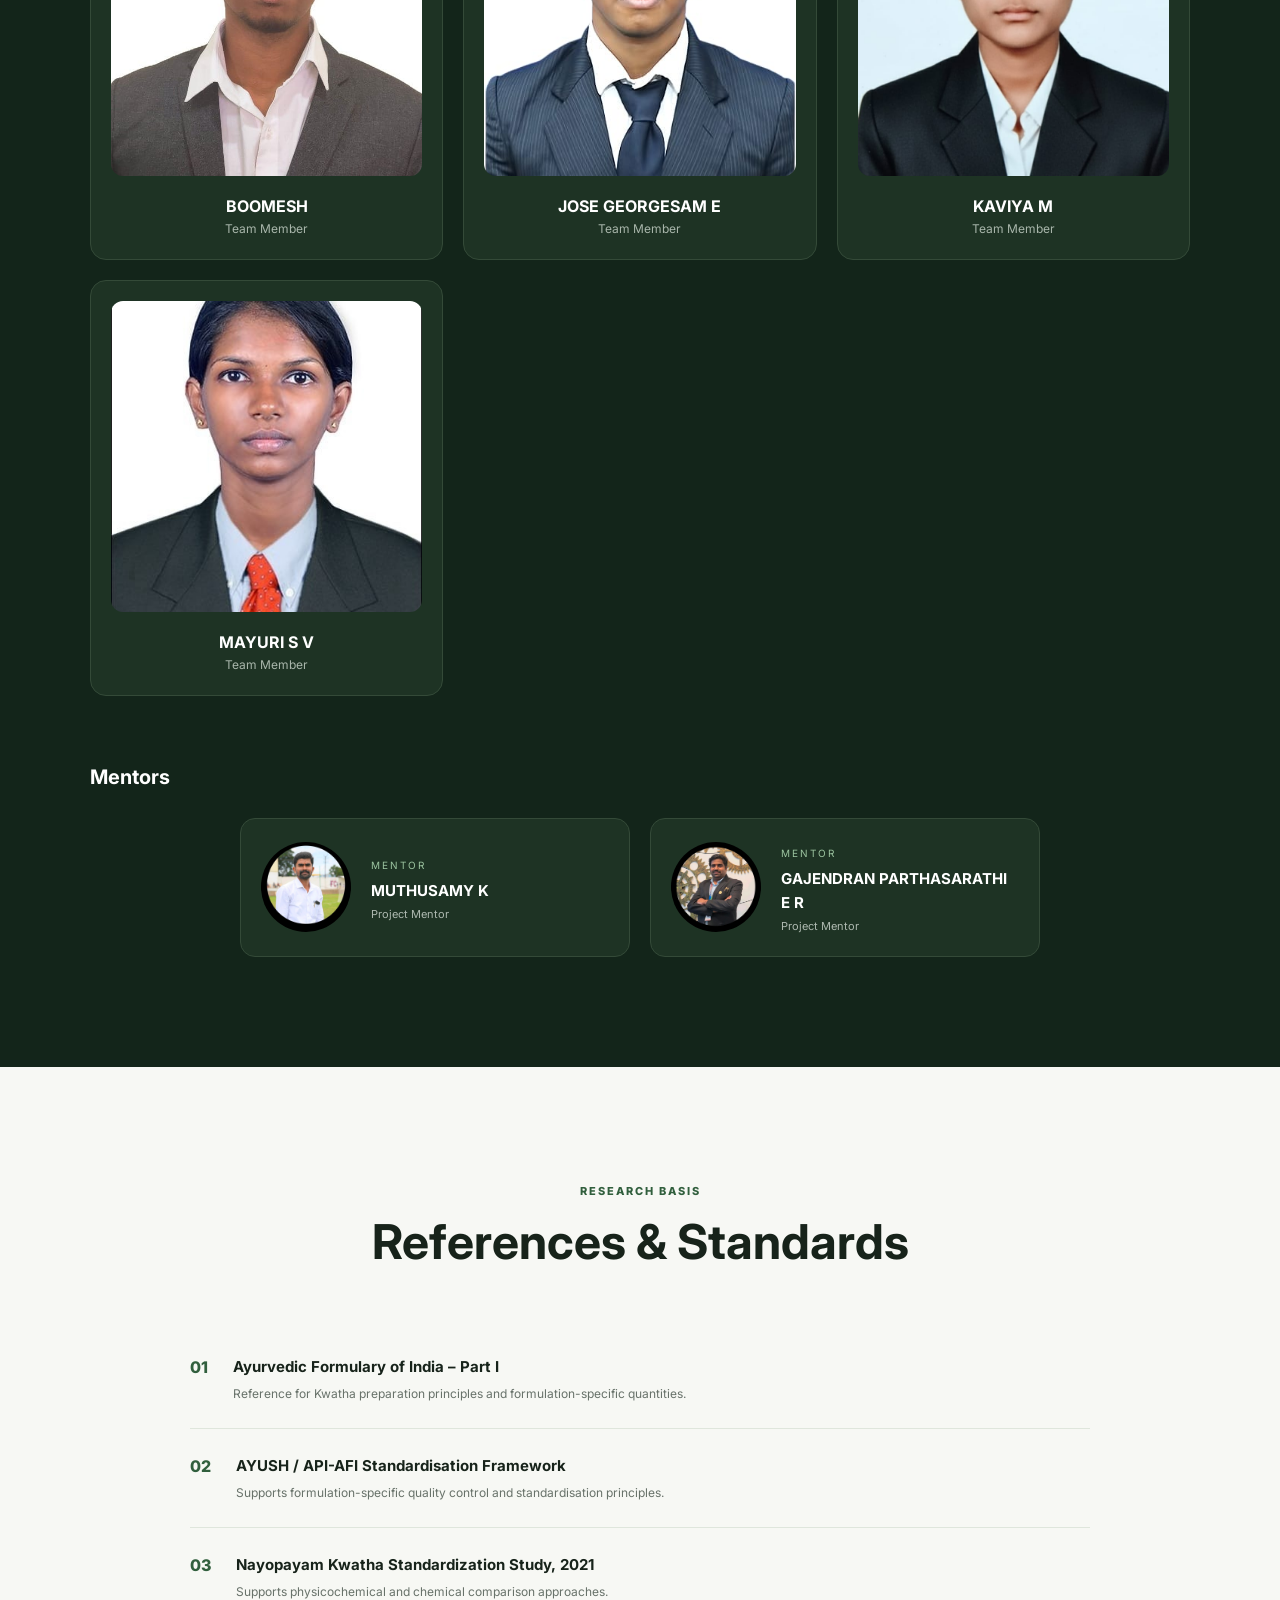
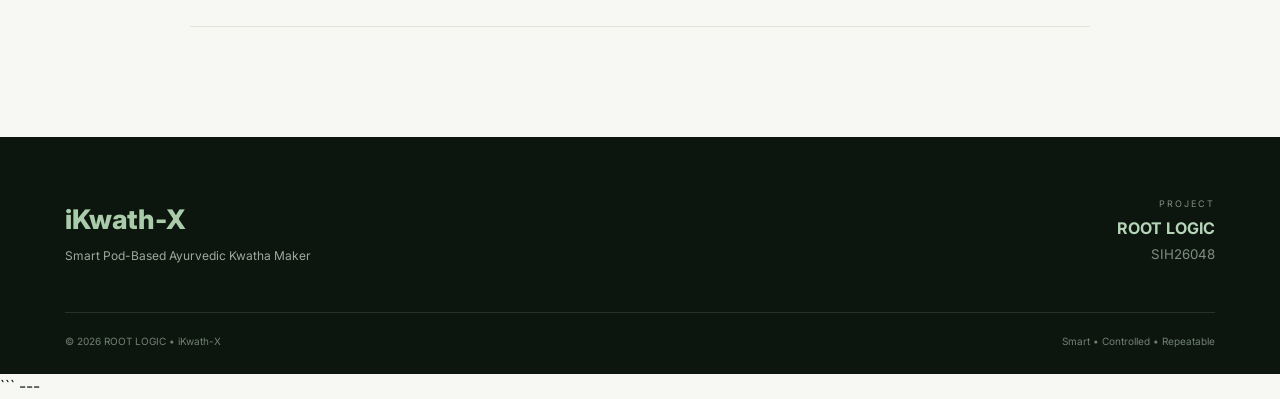
<file: SIH 2026/index.html>
<!DOCTYPE html>
<html lang="en">

<head>
    <meta charset="UTF-8">
    <meta name="viewport" content="width=device-width, initial-scale=1.0">

    <title>iKwath-X | ROOT LOGIC</title>

    <link rel="stylesheet" href="style.css">

    <link rel="preconnect" href="https://fonts.googleapis.com">
    <link rel="preconnect" href="https://fonts.gstatic.com" crossorigin>

    <link
        href="https://fonts.googleapis.com/css2?family=Inter:wght@400;500;600;700;800&family=Playfair+Display:wght@600;700&display=swap"
        rel="stylesheet">
</head>

<body>

    <!-- ================= NAVBAR ================= -->

    <header class="navbar">

        <div class="nav-container">

            <div class="brand">
                <div class="brand-mark">iK</div>

                <div>
                    <h2>iKwath-X</h2>
                    <span>ROOT LOGIC</span>
                </div>
            </div>

            <nav id="navMenu">

                <a href="#home">Home</a>
                <a href="#about">About</a>
                <a href="#solution">Solution</a>
                <a href="#technology">Technology</a>
                <a href="#workflow">Workflow</a>
                <a href="#impact">Impact</a>
                <a href="#team">Team</a>

            </nav>

            <button class="menu-btn" onclick="toggleMenu()">☰</button>

        </div>

    </header>


    <!-- ================= HERO ================= -->

    <section id="home" class="hero">

        <div class="hero-overlay"></div>

        <div class="hero-container">

            <div class="hero-content reveal">

                <div class="badge">
                    SMART INDIA HACKATHON 2026
                </div>

                <p class="eyebrow">
                    SIH26048 • MEDTECH / BIOTECH / HEALTHTECH
                </p>

                <h1>
                    Fresh Kwatha.
                    <span>Smartly Prepared.</span>
                </h1>

                <p class="hero-description">

                    iKwath-X is a smart pod-based Ayurvedic Kwatha maker
                    designed to prepare a fresh, standardized decoction
                    from coarse powder through controlled heating,
                    mixing and mass-based reduction.

                </p>

                <div class="hero-buttons">

                    <a href="#solution" class="btn btn-primary">
                        Explore iKwath-X
                    </a>

                    <a href="#technology" class="btn btn-outline">
                        View Technology
                    </a>

                </div>

            </div>


            <div class="hero-visual reveal">

                <div class="floating-card card-top">
                    <strong>85–90°C</strong>
                    <span>PID Heating</span>
                </div>

                <div class="prototype-frame">

                    <img src="image/prototype.jpeg"
                         alt="iKwath-X Prototype"
                         onerror="this.src='https://placehold.co/700x550?text=iKwath-X+Prototype'">

                </div>

                <div class="floating-card card-bottom">
                    <strong>1/4</strong>
                    <span>Mass-Based Reduction</span>
                </div>

            </div>

        </div>

    </section>


    <!-- ================= PROJECT STATS ================= -->

    <section class="stats">

        <div class="stats-container">

            <div class="stat">
                <strong>01</strong>
                <span>Smart Pod</span>
            </div>

            <div class="stat">
                <strong>85–90°C</strong>
                <span>Controlled Heating</span>
            </div>

            <div class="stat">
                <strong>1/4</strong>
                <span>Reduction Endpoint</span>
            </div>

            <div class="stat">
                <strong>100%</strong>
                <span>Fresh On-Demand</span>
            </div>

        </div>

    </section>


    <!-- ================= ABOUT / PROBLEM ================= -->

    <section id="about" class="section">

        <div class="section-heading reveal">

            <span>THE PROBLEM</span>

            <h2>
                Why does Kwatha preparation need
                <em>smart control?</em>
            </h2>

            <p>
                Fresh Kwatha preparation involves several process steps
                that need consistency, from ingredient handling to the
                final reduction endpoint.
            </p>

        </div>


        <div class="problem-grid">

            <article class="problem-card reveal">

                <div class="number">01</div>

                <h3>Freshness Window</h3>

                <p>
                    Freshly prepared decoction has a short usage window,
                    making on-demand preparation important.
                </p>

            </article>


            <article class="problem-card reveal">

                <div class="number">02</div>

                <h3>Multi-Step Preparation</h3>

                <p>
                    Correct coarse powder, water proportion, soaking,
                    heating and reduction must be controlled.
                </p>

            </article>


            <article class="problem-card reveal">

                <div class="number">03</div>

                <h3>Endpoint Consistency</h3>

                <p>
                    Final decoction strength depends on reaching the
                    required reduction endpoint consistently.
                </p>

            </article>


            <article class="problem-card reveal">

                <div class="number">04</div>

                <h3>Standardization</h3>

                <p>
                    Ingredient identity, plant part, proportion and
                    process need to remain consistent.
                </p>

            </article>

        </div>

    </section>


    <!-- ================= SOLUTION ================= -->

    <section id="solution" class="solution-section">

        <div class="solution-container">


            <div class="solution-content reveal">

                <span class="section-label">OUR SOLUTION</span>

                <h2>
                    A formulation-aware
                    <span>smart brewing system.</span>
                </h2>

                <p>
                    iKwath-X combines smart pod identification,
                    closed-loop temperature control, gentle mixing,
                    mass-based reduction and automatic dispensing.
                </p>


                <div class="solution-points">

                    <div>
                        <span>01</span>

                        <div>
                            <h3>Formulation-Aware Smart Pod</h3>
                            <p>
                                Each pod carries its ingredient and
                                preparation profile.
                            </p>
                        </div>

                    </div>


                    <div>
                        <span>02</span>

                        <div>
                            <h3>Closed-Loop Reduction</h3>
                            <p>
                                Load-cell feedback identifies the
                                actual reduction endpoint.
                            </p>
                        </div>

                    </div>


                    <div>
                        <span>03</span>

                        <div>
                            <h3>Quality-Gated Dispensing</h3>
                            <p>
                                Process consistency is checked before
                                the final dose is dispensed.
                            </p>
                        </div>

                    </div>

                </div>

            </div>

        </div>

    </section>


    <!-- ================= IDENTIFY CONTROL MIX REDUCE ================= -->

    <section class="process-section">

        <div class="section-heading reveal">

            <span>CORE TECHNOLOGY</span>

            <h2>
                Identify → Control → Mix → Reduce → Verify → Dispense
            </h2>

        </div>


        <div class="process-grid">

            <div class="process-card reveal">
                <div class="process-icon">01</div>
                <h3>Identify</h3>
                <p>RFID / QR pod recognition</p>
            </div>

            <div class="process-card reveal">
                <div class="process-icon">02</div>
                <h3>Control</h3>
                <p>PID heating at 85–90°C</p>
            </div>

            <div class="process-card reveal">
                <div class="process-icon">03</div>
                <h3>Mix</h3>
                <p>Gentle stirring / recirculation</p>
            </div>

            <div class="process-card reveal">
                <div class="process-icon">04</div>
                <h3>Reduce</h3>
                <p>Mass-based 1/4 endpoint</p>
            </div>

            <div class="process-card reveal">
                <div class="process-icon">05</div>
                <h3>Verify</h3>
                <p>pH / TDS / Density check</p>
            </div>

            <div class="process-card reveal">
                <div class="process-icon">06</div>
                <h3>Dispense</h3>
                <p>Automatic filtered fresh dose</p>
            </div>

        </div>

    </section>


    <!-- ================= TECHNOLOGY ================= -->

    <section id="technology" class="section technology-section">

        <div class="section-heading reveal">

            <span>TECHNOLOGY STACK</span>

            <h2>
                Hardware + Software
            </h2>

            <p>
                The system uses off-the-shelf embedded hardware with
                closed-loop process control.
            </p>

        </div>


        <div class="technology-container">


            <!-- HARDWARE -->

            <div class="tech-column reveal">

                <div class="tech-title">

                    <div class="tech-number">H</div>

                    <div>
                        <span>HARDWARE SOLUTION</span>
                        <h3>Hardware Used</h3>
                    </div>

                </div>


                <div class="tech-list">

                    <div class="tech-item">

                        <strong>ESP32</strong>

                        <p>
                            Main controller for sensing and system control.
                        </p>

                    </div>


                    <div class="tech-item">

                        <strong>PT100</strong>

                        <p>
                            Temperature monitoring during brewing.
                        </p>

                    </div>


                    <div class="tech-item">

                        <strong>Load Cell + HX711</strong>

                        <p>
                            Mass measurement and reduction endpoint detection.
                        </p>

                    </div>


                    <div class="tech-item">

                        <strong>RFID / QR</strong>

                        <p>
                            Smart pod identification and recipe selection.
                        </p>

                    </div>


                    <div class="tech-item">

                        <strong>Heater + SSR</strong>

                        <p>
                            Controlled heating of the brewing chamber.
                        </p>

                    </div>


                    <div class="tech-item">

                        <strong>Stirrer + Pump</strong>

                        <p>
                            Gentle mixing and recirculation.
                        </p>

                    </div>


                    <div class="tech-item">

                        <strong>SS304 Chamber</strong>

                        <p>
                            Removable brewing chamber.
                        </p>

                    </div>

                </div>

            </div>


            <!-- SOFTWARE -->

            <div class="tech-column reveal">

                <div class="tech-title">

                    <div class="tech-number">S</div>

                    <div>
                        <span>SOFTWARE SOLUTION</span>
                        <h3>Software Used</h3>
                    </div>

                </div>


                <div class="tech-list">

                    <div class="tech-item">

                        <strong>Arduino IDE</strong>

                        <p>
                            ESP32 firmware development.
                        </p>

                    </div>


                    <div class="tech-item">

                        <strong>Embedded C / C++</strong>

                        <p>
                            Hardware control and automation logic.
                        </p>

                    </div>


                    <div class="tech-item">

                        <strong>PID Algorithm</strong>

                        <p>
                            Closed-loop temperature regulation.
                        </p>

                    </div>


                    <div class="tech-item">

                        <strong>Sensor Processing</strong>

                        <p>
                            Temperature and mass feedback processing.
                        </p>

                    </div>


                    <div class="tech-item">

                        <strong>Digital Recipe Profiles</strong>

                        <p>
                            Formulation-specific preparation parameters.
                        </p>

                    </div>


                    <div class="tech-item">

                        <strong>Data Logging</strong>

                        <p>
                            Pod ID, temperature history and endpoint data.
                        </p>

                    </div>

                </div>

            </div>

        </div>

    </section>


    <!-- ================= HARDWARE PHOTO ================= -->


    <!-- ================= WORKFLOW ================= -->

    <section id="workflow" class="section">

        <div class="section-heading reveal">

            <span>SYSTEM WORKFLOW</span>

            <h2>
                From Smart Pod to Fresh Dose
            </h2>

        </div>


        <div class="workflow">

            <div class="workflow-step reveal">

                <div class="circle">01</div>

                <h3>Pod Recognition</h3>

                <p>
                    RFID / QR identifies the formulation.
                </p>

            </div>


            <div class="workflow-line"></div>


            <div class="workflow-step reveal">

                <div class="circle">02</div>

                <h3>Recipe Loading</h3>

                <p>
                    Formulation-specific process profile is loaded.
                </p>

            </div>


            <div class="workflow-line"></div>


            <div class="workflow-step reveal">

                <div class="circle">03</div>

                <h3>Controlled Brewing</h3>

                <p>
                    Heating and mixing are controlled automatically.
                </p>

            </div>


            <div class="workflow-line"></div>


            <div class="workflow-step reveal">

                <div class="circle">04</div>

                <h3>Reduction</h3>

                <p>
                    Load-cell feedback detects the 1/4 endpoint.
                </p>

            </div>


            <div class="workflow-line"></div>


            <div class="workflow-step reveal">

                <div class="circle">05</div>

                <h3>Verification</h3>

                <p>
                    Process quality parameters are checked.
                </p>

            </div>


            <div class="workflow-line"></div>


            <div class="workflow-step reveal">

                <div class="circle">06</div>

                <h3>Dispensing</h3>

                <p>
                    Filtered fresh Kwatha is automatically dispensed.
                </p>

            </div>

        </div>


        <div class="workflow-image reveal">

            <img src="image/flow chart.jpeg"
                 alt="iKwath-X Workflow"
                 onerror="this.src='https://placehold.co/1200x450?text=Workflow+Diagram'">

        </div>

    </section>


    <!-- ================= SAFETY ================= -->

    <section class="safety-section">

        <div class="safety-container">

            <div class="safety-content reveal">

                <span>SAFETY & MAINTENANCE</span>

                <h2>
                    Designed with
                    <em>safe operation</em>
                    in mind.
                </h2>

                <p>
                    The proposed system separates AC and DC sections
                    and includes multiple protection mechanisms.
                </p>

            </div>


            <div class="safety-grid reveal">

                <div>
                    <strong>✓</strong>
                    <span>Dry-run interlock</span>
                </div>

                <div>
                    <strong>✓</strong>
                    <span>Boil-over protection</span>
                </div>

                <div>
                    <strong>✓</strong>
                    <span>Overheat protection</span>
                </div>

                <div>
                    <strong>✓</strong>
                    <span>Removable filter</span>
                </div>

                <div>
                    <strong>✓</strong>
                    <span>Rinse / cleaning cycle</span>
                </div>

                <div>
                    <strong>✓</strong>
                    <span>Sensor calibration</span>
                </div>

            </div>

        </div>

    </section>


    <!-- ================= IMPACT ================= -->

    <section id="impact" class="section">

        <div class="section-heading reveal">

            <span>IMPACT & BENEFITS</span>

            <h2>
                From manual & variable
                <em>to controlled & repeatable.</em>
            </h2>

        </div>


        <div class="impact-grid">

            <div class="impact-card reveal">

                <div>🎯</div>

                <h3>Controlled Preparation</h3>

                <p>
                    Temperature and mass feedback reduce manual
                    process variation.
                </p>

            </div>


            <div class="impact-card reveal">

                <div>⚡</div>

                <h3>Lower Manual Effort</h3>

                <p>
                    Automation reduces repeated weighing,
                    monitoring and handling.
                </p>

            </div>


            <div class="impact-card reveal">

                <div>🔄</div>

                <h3>Repeatable Recipes</h3>

                <p>
                    Digital profiles support formulation-specific
                    recipe execution.
                </p>

            </div>


            <div class="impact-card reveal">

                <div>📊</div>

                <h3>Traceable Batches</h3>

                <p>
                    Pod ID, temperature history and endpoint data
                    can be logged for review.
                </p>

            </div>

        </div>

    </section>


    <!-- ================= TEAM ================= -->

    <section id="team" class="team-section">

        <div class="section-heading light-heading reveal">

            <span>THE PEOPLE BEHIND iKWATH-X</span>

            <h2>
                Meet <em>ROOT LOGIC</em>
            </h2>

            <p>
                A team working towards a smart and controlled
                approach to fresh Kwatha preparation.
            </p>

        </div>


        <!-- TEAM PHOTO -->

        <div class="team-photo-container reveal">

            <img src="image/TEAM.jpeg"
                 alt="ROOT LOGIC Team"
                 onerror="this.src='https://placehold.co/1200x500?text=ROOT+LOGIC+Team+Photo'">

        </div>


        <!-- MEMBERS -->

        <h3 class="team-subtitle">
            Team Members
        </h3>


        <div class="members-grid">
     <div class="member-card reveal">
         <div class="member-photo"> 
            <a href="https://www.linkedin.com/in/boomesh/" target="_blank">
    <img src="image/WhatsApp Image 2026-09-14 at 2.31.08 PM.jpeg" 
    alt="Team Member 1" 
    onerror="this.src='https://placehold.co/400x400?text=Member+1'">
    </a>
    </div>

                <h3>BOOMESH</h3>

                <p>Team Member</p>

            </div>


            <div class="member-card reveal">

                <div class="member-photo">
                    <a href="https://www.linkedin.com/in/jose-georgesam-147061384/" target="_blank">
                    <img src="image/juice photo.jpeg"
                         alt="Team Member 2"
                         onerror="this.src='https://placehold.co/400x400?text=Member+2'">
                </a>
                </div>

                <h3>JOSE GEORGESAM E</h3>

                <p>Team Member</p>

            </div>


            <div class="member-card reveal">

                <div class="member-photo">
                    <a href="https://www.linkedin.com/in/kaviya-m-b4177a384/" target="_blank">
                    <img src="image/WhatsApp Image 2026-09-14 at 1.44.53 PM.jpeg"
                         alt="Team Member 3"
                         onerror="this.src='https://placehold.co/400x400?text=Member+3'">
</a>
                </div>

                <h3>KAVIYA M</h3>

                <p>Team Member</p>

            </div>
            <div class="member-card reveal">

                <div class="member-photo">
                    <a href="https://www.linkedin.com/in/mayuri-s-v-187104383/" target="_blank">
                    <img src="image/image 22.jpeg"
                         alt="Team Member 3"
                         onerror="this.src='https://placehold.co/400x400?text=Member+3'">
                </a>https://www.linkedin.com/in/mayuri-s-v-187104383/
                </div>

                <h3>MAYURI S V</h3>

                <p>Team Member</p>

            </div>

        </div>


        <!-- MENTORS -->

        <h3 class="team-subtitle">
            Mentors
        </h3>


        <div class="mentors-grid">

            <div class="mentor-card reveal">

                <div class="mentor-photo">
                    <a href="https://www.linkedin.com/in/muthusamy-k-a7ba161b6/" target="_blank">
                    <img src="image/MUTHUSAMY SIR.jpeg"
                         alt="Mentor 1"
                         onerror="this.src='https://placehold.co/350x350?text=Mentor+1'">
                     </a>https://www.linkedin.com/in/muthusamy-k-a7ba161b6/
                </div>

                <div>

                    <span>MENTOR</span>

                    <h3>MUTHUSAMY K</h3>

                    <p>
                        Project Mentor
                    </p>

                </div>

            </div>


            <div class="mentor-card reveal">

                <div class="mentor-photo">
                    <a href="https://www.linkedin.com/in/er-gajendran-parthasarathi-9689a2109/" target="_blank">
                    <img src="image/GAJENDRAN SIR.jpeg"
                         alt="Mentor 2"
                         onerror="this.src='https://placehold.co/350x350?text=Mentor+2'">
                       </a>
                </div>

                <div>

                    <span>MENTOR</span>

                    <h3>GAJENDRAN PARTHASARATHI E R</h3>

                    <p>
                        Project Mentor
                    </p>

                </div>

            </div>

        </div>

    </section>


    <!-- ================= REFERENCES ================= -->

    <section class="references section">

        <div class="section-heading reveal">

            <span>RESEARCH BASIS</span>

            <h2>
                References & Standards
            </h2>

        </div>


        <div class="reference-list">

            <div class="reference reveal">

                <span>01</span>

                <div>
                    <h3>Ayurvedic Formulary of India – Part I</h3>
                    <p>
                        Reference for Kwatha preparation principles
                        and formulation-specific quantities.
                    </p>
                </div>

            </div>


            <div class="reference reveal">

                <span>02</span>

                <div>
                    <h3>AYUSH / API-AFI Standardisation Framework</h3>
                    <p>
                        Supports formulation-specific quality control
                        and standardisation principles.
                    </p>
                </div>

            </div>


            <div class="reference reveal">

                <span>03</span>

                <div>
                    <h3>Nayopayam Kwatha Standardization Study, 2021</h3>
                    <p>
                        Supports physicochemical and chemical
                        comparison approaches.
                    </p>
                </div>

            </div>

        </div>

    </section>


    <!-- ================= FOOTER ================= -->

    <footer>

        <div class="footer-container">

            <div>

                <div class="footer-logo">
                    iKwath-X
                </div>

                <p>
                    Smart Pod-Based Ayurvedic Kwatha Maker
                </p>

            </div>


            <div class="footer-project">

                <span>PROJECT</span>

                <strong>ROOT LOGIC</strong>

                <small>SIH26048</small>

            </div>

        </div>


        <div class="footer-bottom">

            <p>
                © 2026 ROOT LOGIC • iKwath-X
            </p>

            <p>
                Smart • Controlled • Repeatable
            </p>

        </div>

    </footer>


    <script src="script.js"></script>

</body>

</html>
```

---
</file>
<file: style.css>
* {
    margin: 0;
    padding: 0;
    box-sizing: border-box;
}

html {
    scroll-behavior: smooth;
}

body {
    font-family: "Inter", sans-serif;
    background: #f7f8f4;
    color: #17231a;
    line-height: 1.6;
}

:root {
    --green: #315f3d;
    --dark-green: #13251a;
    --light-green: #eaf1e8;
    --cream: #f7f8f4;
    --text: #17231a;
    --muted: #68726a;
    --border: #dfe6dc;
}


/* ================= NAVBAR ================= */

.navbar {
    position: fixed;
    top: 0;
    width: 100%;
    z-index: 1000;

    background: rgba(255, 255, 255, 0.92);
    backdrop-filter: blur(15px);

    border-bottom: 1px solid var(--border);
}

.nav-container {
    max-width: 1250px;
    height: 78px;
    margin: auto;
    padding: 0 25px;

    display: flex;
    align-items: center;
    justify-content: space-between;
}

.brand {
    display: flex;
    align-items: center;
    gap: 10px;
}

.brand-mark {
    width: 42px;
    height: 42px;

    display: flex;
    align-items: center;
    justify-content: center;

    background: var(--green);
    color: white;

    border-radius: 10px;

    font-weight: 800;
}

.brand h2 {
    font-size: 18px;
}

.brand span {
    font-size: 9px;
    letter-spacing: 2px;
    color: var(--green);
    font-weight: 800;
}

nav {
    display: flex;
    gap: 24px;
}

nav a {
    text-decoration: none;
    color: #39443c;

    font-size: 13px;
    font-weight: 600;

    transition: 0.3s;
}

nav a:hover {
    color: var(--green);
}

.menu-btn {
    display: none;

    border: none;
    background: transparent;

    font-size: 25px;
}


/* ================= HERO ================= */

.hero {
    min-height: 100vh;

    position: relative;

    overflow: hidden;

    background:
        radial-gradient(circle at 85% 20%, #dbe8d8, transparent 30%),
        radial-gradient(circle at 10% 90%, #e4eddf, transparent 25%),
        #f7f8f4;

    padding-top: 78px;
}

.hero-container {
    max-width: 1250px;

    min-height: calc(100vh - 78px);

    margin: auto;
    padding: 80px 25px;

    display: grid;
    grid-template-columns: 1fr 1fr;

    gap: 80px;

    align-items: center;
}

.badge {
    display: inline-block;

    padding: 8px 14px;

    background: var(--light-green);
    color: var(--green);

    border-radius: 30px;

    font-size: 11px;
    font-weight: 800;

    letter-spacing: 1px;

    margin-bottom: 20px;
}

.eyebrow {
    color: var(--green);

    font-size: 12px;

    font-weight: 700;

    letter-spacing: 1.5px;

    margin-bottom: 15px;
}

.hero h1 {
    max-width: 700px;

    font-size: clamp(48px, 6vw, 76px);

    line-height: 1.03;

    letter-spacing: -3px;
}

.hero h1 span {
    display: block;
    color: var(--green);
}

.hero-description {
    max-width: 650px;

    color: var(--muted);

    font-size: 17px;

    margin-top: 25px;
}

.hero-buttons {
    display: flex;
    gap: 14px;

    margin-top: 35px;
}

.btn {
    padding: 13px 22px;

    border-radius: 8px;

    text-decoration: none;

    font-size: 13px;
    font-weight: 700;

    transition: 0.3s;
}

.btn-primary {
    background: var(--green);
    color: white;
}

.btn-primary:hover {
    transform: translateY(-3px);
}

.btn-outline {
    border: 1px solid var(--green);
    color: var(--green);
}

.btn-outline:hover {
    background: var(--green);
    color: white;
}


/* HERO IMAGE */

.hero-visual {
    position: relative;
}

.prototype-frame {
    overflow: hidden;

    border-radius: 25px;

    box-shadow: 0 30px 80px rgba(31, 56, 38, 0.18);
}

.prototype-frame img {
    width: 100%;
    display: block;
}

.floating-card {
    position: absolute;

    z-index: 5;

    background: white;

    padding: 15px 18px;

    border-radius: 12px;

    box-shadow: 0 15px 35px rgba(0, 0, 0, 0.12);
}

.floating-card strong {
    display: block;
    color: var(--green);
    font-size: 20px;
}

.floating-card span {
    font-size: 11px;
    color: var(--muted);
}

.card-top {
    top: -25px;
    left: -30px;
}

.card-bottom {
    bottom: -25px;
    right: -30px;
}


/* ================= STATS ================= */

.stats {
    background: var(--dark-green);
    color: white;
}

.stats-container {
    max-width: 1100px;
    margin: auto;

    padding: 25px;

    display: grid;
    grid-template-columns: repeat(4, 1fr);
}

.stat {
    text-align: center;

    border-right: 1px solid #34483a;
}

.stat:last-child {
    border: none;
}

.stat strong {
    display: block;

    font-size: 23px;

    color: #b5d4b8;
}

.stat span {
    font-size: 11px;

    color: #aeb9b0;
}


/* ================= SECTIONS ================= */

.section {
    max-width: 1250px;

    margin: auto;

    padding: 110px 25px;
}

.section-heading {
    max-width: 800px;

    margin: 0 auto 60px;

    text-align: center;
}

.section-heading > span,
.section-label,
.safety-content > span,
.tech-title span {
    color: var(--green);

    font-size: 11px;

    font-weight: 800;

    letter-spacing: 2px;
}

.section-heading h2 {
    margin-top: 12px;

    font-size: clamp(32px, 4vw, 48px);

    line-height: 1.15;
}

.section-heading h2 em {
    color: var(--green);

    font-style: normal;
}

.section-heading p {
    color: var(--muted);

    margin-top: 15px;
}


/* ================= PROBLEM ================= */

.problem-grid {
    display: grid;

    grid-template-columns: repeat(4, 1fr);

    gap: 18px;
}

.problem-card {
    background: white;

    border: 1px solid var(--border);

    border-radius: 15px;

    padding: 30px;

    transition: 0.35s;
}

.problem-card:hover {
    transform: translateY(-8px);

    box-shadow: 0 20px 40px rgba(31, 56, 38, 0.08);
}

.number {
    color: #9aaa9d;

    font-size: 13px;

    font-weight: 800;

    margin-bottom: 40px;
}

.problem-card h3 {
    font-size: 18px;

    margin-bottom: 10px;
}

.problem-card p {
    color: var(--muted);

    font-size: 13px;
}


/* ================= SOLUTION ================= */

.solution-section {
    background: var(--dark-green);

    color: white;

    padding: 110px 25px;
}

.solution-container {
    max-width: 1150px;

    margin: auto;

    display: grid;

    grid-template-columns: 1fr 1fr;

    gap: 70px;

    align-items: center;
}

.solution-image img {
    width: 100%;

    border-radius: 20px;
}

.solution-content h2 {
    font-size: 46px;

    line-height: 1.1;

    margin: 12px 0 20px;
}

.solution-content h2 span {
    color: #a9cba9;
}

.solution-content > p {
    color: #b7c3b9;
}

.solution-points {
    margin-top: 30px;
}

.solution-points > div {
    display: flex;

    gap: 18px;

    margin-bottom: 25px;
}

.solution-points > div > span {
    min-width: 38px;
    height: 38px;

    display: flex;
    align-items: center;
    justify-content: center;

    border: 1px solid #607665;

    border-radius: 50%;

    color: #b5d4b8;

    font-size: 12px;
}

.solution-points h3 {
    font-size: 15px;
}

.solution-points p {
    color: #aebbb0;

    font-size: 13px;

    margin-top: 3px;
}


/* ================= PROCESS ================= */

.process-section {
    background: #eef3ec;

    padding: 110px 25px;
}

.process-section .section-heading {
    max-width: 900px;
}

.process-grid {
    max-width: 1150px;

    margin: auto;

    display: grid;

    grid-template-columns: repeat(6, 1fr);

    gap: 12px;
}

.process-card {
    background: white;

    padding: 25px 18px;

    border-radius: 14px;

    text-align: center;

    border: 1px solid var(--border);
}

.process-icon {
    width: 45px;
    height: 45px;

    margin: 0 auto 15px;

    display: flex;
    align-items: center;
    justify-content: center;

    border-radius: 50%;

    background: var(--green);

    color: white;

    font-weight: 700;

    font-size: 12px;
}

.process-card h3 {
    font-size: 14px;
}

.process-card p {
    color: var(--muted);

    font-size: 11px;

    margin-top: 5px;
}


/* ================= TECHNOLOGY ================= */

.technology-section {
    max-width: 1250px;
}

.technology-container {
    display: grid;

    grid-template-columns: 1fr 1fr;

    gap: 25px;
}

.tech-column {
    background: white;

    border: 1px solid var(--border);

    border-radius: 18px;

    padding: 35px;
}

.tech-title {
    display: flex;

    align-items: center;

    gap: 15px;

    padding-bottom: 25px;

    border-bottom: 1px solid var(--border);
}

.tech-number {
    width: 45px;
    height: 45px;

    display: flex;
    align-items: center;
    justify-content: center;

    background: var(--green);

    color: white;

    border-radius: 10px;

    font-weight: 800;
}

.tech-title h3 {
    margin-top: 3px;

    font-size: 23px;
}

.tech-list {
    margin-top: 10px;
}

.tech-item {
    padding: 17px 0;

    border-bottom: 1px solid #edf0eb;
}

.tech-item:last-child {
    border: none;
}

.tech-item strong {
    font-size: 14px;
}

.tech-item p {
    color: var(--muted);

    font-size: 12px;

    margin-top: 3px;
}


/* ================= VISUAL ================= */

.visual-section {
    padding: 0 25px 110px;
}

.visual-container {
    max-width: 1200px;

    margin: auto;

    position: relative;

    overflow: hidden;

    border-radius: 22px;
}

.visual-container img {
    width: 100%;

    display: block;
}

.visual-caption {
    position: absolute;

    left: 35px;
    bottom: 30px;

    color: white;
}

.visual-caption span {
    font-size: 11px;

    letter-spacing: 2px;
}

.visual-caption h2 {
    font-size: 30px;
}


/* ================= WORKFLOW ================= */

.workflow {
    max-width: 1200px;

    margin: auto;

    display: flex;

    align-items: flex-start;

    justify-content: center;
}

.workflow-step {
    text-align: center;

    max-width: 150px;
}

.circle {
    width: 50px;
    height: 50px;

    margin: auto auto 15px;

    display: flex;
    align-items: center;
    justify-content: center;

    background: var(--green);

    color: white;

    border-radius: 50%;

    font-size: 12px;

    font-weight: 700;
}

.workflow-step h3 {
    font-size: 13px;
}

.workflow-step p {
    color: var(--muted);

    font-size: 11px;

    margin-top: 5px;
}

.workflow-line {
    height: 1px;

    width: 60px;

    margin-top: 25px;

    background: #c8d2c7;
}

.workflow-image {
    max-width: 1200px;

    margin: 60px auto 0;

    overflow: hidden;

    border-radius: 18px;
}

.workflow-image img {
    width: 100%;

    display: block;
}


/* ================= SAFETY ================= */

.safety-section {
    background: var(--dark-green);

    color: white;

    padding: 90px 25px;
}

.safety-container {
    max-width: 1100px;

    margin: auto;

    display: grid;

    grid-template-columns: 1fr 1fr;

    gap: 70px;

    align-items: center;
}

.safety-content h2 {
    font-size: 43px;

    line-height: 1.15;

    margin-top: 12px;
}

.safety-content h2 em {
    color: #a9cba9;

    font-style: normal;
}

.safety-content p {
    color: #b6c1b8;

    margin-top: 15px;
}

.safety-grid {
    display: grid;

    grid-template-columns: 1fr 1fr;

    gap: 12px;
}

.safety-grid div {
    padding: 20px;

    border: 1px solid #3b4e40;

    border-radius: 12px;
}

.safety-grid strong {
    color: #9bc39f;

    margin-right: 8px;
}

.safety-grid span {
    font-size: 12px;
}


/* ================= IMPACT ================= */

.impact-grid {
    display: grid;

    grid-template-columns: repeat(4, 1fr);

    gap: 18px;
}

.impact-card {
    padding: 30px;

    background: white;

    border: 1px solid var(--border);

    border-radius: 15px;
}

.impact-card > div {
    font-size: 30px;

    margin-bottom: 15px;
}

.impact-card h3 {
    font-size: 17px;

    margin-bottom: 8px;
}

.impact-card p {
    color: var(--muted);

    font-size: 13px;
}


/* ================= TEAM ================= */

.team-section {
    background: var(--dark-green);

    color: white;

    padding: 110px 25px;
}

.light-heading {
    color: white;
}

.light-heading > span {
    color: #a9cba9;
}

.light-heading h2 em {
    color: #a9cba9;
}

.light-heading p {
    color: #b5c1b7;
}

.team-photo-container {
    max-width: 1150px;

    margin: auto;

    overflow: hidden;

    border-radius: 20px;
}

.team-photo-container img {
    width: 100%;

    display: block;
}

.team-subtitle {
    max-width: 1100px;

    margin: 65px auto 25px;

    font-size: 20px;
}

.members-grid {
    max-width: 1100px;

    margin: auto;

    display: grid;

    grid-template-columns: repeat(3, 1fr);

    gap: 20px;
}

.member-card {
    background: #1e3324;

    border: 1px solid #344a38;

    border-radius: 16px;

    padding: 20px;

    text-align: center;
}
.member-photo { 
    overflow: hidden; 
    border-radius: 12px; 
    aspect-ratio: 1 / 1; 
    margin-bottom: 18px; 
} 
.member-photo img {
     width: 100%; 
     height: 100%;
     object-fit: cover;
     }
.member-card h3 {
    font-size: 16px;
}

.member-card p {
    color: #a9b6ab;

    font-size: 12px;
}


.mentors-grid {
    max-width: 800px;

    margin: auto;

    display: grid;

    grid-template-columns: repeat(2, 1fr);

    gap: 20px;
}

.mentor-card {
    display: flex;

    align-items: center;

    gap: 20px;

    padding: 20px;

    background: #1e3324;

    border: 1px solid #344a38;

    border-radius: 15px;
}

.mentor-photo {
    width: 90px;
    height: 90px;

    flex-shrink: 0;

    overflow: hidden;

    border-radius: 50%;
}

.mentor-photo img {
    width: 100%;
    height: 100%;

    object-fit: cover;
}

.mentor-card span {
    color: #9bc39f;

    font-size: 10px;

    letter-spacing: 2px;
}

.mentor-card h3 {
    font-size: 15px;

    margin: 3px 0;
}

.mentor-card p {
    color: #aeb9b0;

    font-size: 11px;
}


/* ================= REFERENCES ================= */

.reference-list {
    max-width: 900px;

    margin: auto;
}

.reference {
    display: flex;

    gap: 25px;

    padding: 25px 0;

    border-bottom: 1px solid var(--border);
}

.reference > span {
    color: var(--green);

    font-weight: 800;
}

.reference h3 {
    font-size: 15px;
}

.reference p {
    color: var(--muted);

    font-size: 12px;

    margin-top: 5px;
}


/* ================= FOOTER ================= */

footer {
    background: #0c160f;

    color: white;

    padding: 60px 25px 25px;
}

.footer-container {
    max-width: 1150px;

    margin: auto;

    display: flex;

    justify-content: space-between;

    align-items: center;
}

.footer-logo {
    font-size: 27px;

    font-weight: 800;

    color: #a9cba9;
}

.footer-container p {
    color: #9ca99e;

    font-size: 12px;

    margin-top: 5px;
}

.footer-project {
    text-align: right;
}

.footer-project span {
    display: block;

    color: #829084;

    font-size: 9px;

    letter-spacing: 2px;
}

.footer-project strong {
    display: block;

    margin-top: 4px;

    color: #b5d4b8;
}

.footer-project small {
    color: #7e8c81;
}

.footer-bottom {
    max-width: 1150px;

    margin: 45px auto 0;

    padding-top: 20px;

    border-top: 1px solid #263229;

    display: flex;

    justify-content: space-between;

    color: #718075;

    font-size: 10px;
}


/* ================= ANIMATION ================= */

.reveal {
    opacity: 0;

    transform: translateY(25px);

    transition: opacity 0.8s ease,
                transform 0.8s ease;
}

.reveal.show {
    opacity: 1;

    transform: translateY(0);
}


/* ================= RESPONSIVE ================= */

@media (max-width: 1000px) {

    nav {
        gap: 13px;
    }

    .hero-container,
    .solution-container,
    .technology-container,
    .safety-container {
        grid-template-columns: 1fr;
    }

    .process-grid {
        grid-template-columns: repeat(3, 1fr);
    }

    .problem-grid,
    .impact-grid {
        grid-template-columns: repeat(2, 1fr);
    }

    .members-grid {
        grid-template-columns: repeat(3, 1fr);
    }

    .hero-container {
        padding-top: 70px;
    }

}


@media (max-width: 700px) {

    .nav-container {
        height: 68px;
    }

    nav {
        display: none;

        position: absolute;

        top: 68px;

        left: 0;
        right: 0;

        background: white;

        padding: 25px;

        flex-direction: column;

        box-shadow: 0 10px 25px rgba(0,0,0,0.08);
    }

    nav.active {
        display: flex;
    }

    .menu-btn {
        display: block;
    }

    .hero {
        padding-top: 68px;
    }

    .hero-container {
        min-height: auto;

        padding: 70px 20px;
    }

    .hero h1 {
        letter-spacing: -2px;
    }

    .hero-buttons {
        flex-direction: column;
    }

    .btn {
        text-align: center;
    }

    .stats-container {
        grid-template-columns: repeat(2, 1fr);
    }

    .stat {
        padding: 15px;

        border-bottom: 1px solid #34483a;
    }

    .problem-grid,
    .impact-grid,
    .process-grid,
    .members-grid,
    .mentors-grid {
        grid-template-columns: 1fr;
    }

    .workflow {
        flex-direction: column;

        align-items: center;

        gap: 10px;
    }

    .workflow-line {
        width: 1px;

        height: 35px;

        margin: 0;
    }

    .safety-grid {
        grid-template-columns: 1fr;
    }

    .footer-container,
    .footer-bottom {
        flex-direction: column;

        gap: 20px;

        text-align: center;
    }

    .footer-project {
        text-align: center;
    }

    .floating-card {
        display: none;
    }

}
</file>
<file: SIH 2026/style.css>
* {
    margin: 0;
    padding: 0;
    box-sizing: border-box;
}

html {
    scroll-behavior: smooth;
}

body {
    font-family: "Inter", sans-serif;
    background: #f7f8f4;
    color: #17231a;
    line-height: 1.6;
}

:root {
    --green: #315f3d;
    --dark-green: #13251a;
    --light-green: #eaf1e8;
    --cream: #f7f8f4;
    --text: #17231a;
    --muted: #68726a;
    --border: #dfe6dc;
}


/* ================= NAVBAR ================= */

.navbar {
    position: fixed;
    top: 0;
    width: 100%;
    z-index: 1000;

    background: rgba(255, 255, 255, 0.92);
    backdrop-filter: blur(15px);

    border-bottom: 1px solid var(--border);
}

.nav-container {
    max-width: 1250px;
    height: 78px;
    margin: auto;
    padding: 0 25px;

    display: flex;
    align-items: center;
    justify-content: space-between;
}

.brand {
    display: flex;
    align-items: center;
    gap: 10px;
}

.brand-mark {
    width: 42px;
    height: 42px;

    display: flex;
    align-items: center;
    justify-content: center;

    background: var(--green);
    color: white;

    border-radius: 10px;

    font-weight: 800;
}

.brand h2 {
    font-size: 18px;
}

.brand span {
    font-size: 9px;
    letter-spacing: 2px;
    color: var(--green);
    font-weight: 800;
}

nav {
    display: flex;
    gap: 24px;
}

nav a {
    text-decoration: none;
    color: #39443c;

    font-size: 13px;
    font-weight: 600;

    transition: 0.3s;
}

nav a:hover {
    color: var(--green);
}

.menu-btn {
    display: none;

    border: none;
    background: transparent;

    font-size: 25px;
}


/* ================= HERO ================= */

.hero {
    min-height: 100vh;

    position: relative;

    overflow: hidden;

    background:
        radial-gradient(circle at 85% 20%, #dbe8d8, transparent 30%),
        radial-gradient(circle at 10% 90%, #e4eddf, transparent 25%),
        #f7f8f4;

    padding-top: 78px;
}

.hero-container {
    max-width: 1250px;

    min-height: calc(100vh - 78px);

    margin: auto;
    padding: 80px 25px;

    display: grid;
    grid-template-columns: 1fr 1fr;

    gap: 80px;

    align-items: center;
}

.badge {
    display: inline-block;

    padding: 8px 14px;

    background: var(--light-green);
    color: var(--green);

    border-radius: 30px;

    font-size: 11px;
    font-weight: 800;

    letter-spacing: 1px;

    margin-bottom: 20px;
}

.eyebrow {
    color: var(--green);

    font-size: 12px;

    font-weight: 700;

    letter-spacing: 1.5px;

    margin-bottom: 15px;
}

.hero h1 {
    max-width: 700px;

    font-size: clamp(48px, 6vw, 76px);

    line-height: 1.03;

    letter-spacing: -3px;
}

.hero h1 span {
    display: block;
    color: var(--green);
}

.hero-description {
    max-width: 650px;

    color: var(--muted);

    font-size: 17px;

    margin-top: 25px;
}

.hero-buttons {
    display: flex;
    gap: 14px;

    margin-top: 35px;
}

.btn {
    padding: 13px 22px;

    border-radius: 8px;

    text-decoration: none;

    font-size: 13px;
    font-weight: 700;

    transition: 0.3s;
}

.btn-primary {
    background: var(--green);
    color: white;
}

.btn-primary:hover {
    transform: translateY(-3px);
}

.btn-outline {
    border: 1px solid var(--green);
    color: var(--green);
}

.btn-outline:hover {
    background: var(--green);
    color: white;
}


/* HERO IMAGE */

.hero-visual {
    position: relative;
}

.prototype-frame {
    overflow: hidden;

    border-radius: 25px;

    box-shadow: 0 30px 80px rgba(31, 56, 38, 0.18);
}

.prototype-frame img {
    width: 100%;
    display: block;
}

.floating-card {
    position: absolute;

    z-index: 5;

    background: white;

    padding: 15px 18px;

    border-radius: 12px;

    box-shadow: 0 15px 35px rgba(0, 0, 0, 0.12);
}

.floating-card strong {
    display: block;
    color: var(--green);
    font-size: 20px;
}

.floating-card span {
    font-size: 11px;
    color: var(--muted);
}

.card-top {
    top: -25px;
    left: -30px;
}

.card-bottom {
    bottom: -25px;
    right: -30px;
}


/* ================= STATS ================= */

.stats {
    background: var(--dark-green);
    color: white;
}

.stats-container {
    max-width: 1100px;
    margin: auto;

    padding: 25px;

    display: grid;
    grid-template-columns: repeat(4, 1fr);
}

.stat {
    text-align: center;

    border-right: 1px solid #34483a;
}

.stat:last-child {
    border: none;
}

.stat strong {
    display: block;

    font-size: 23px;

    color: #b5d4b8;
}

.stat span {
    font-size: 11px;

    color: #aeb9b0;
}


/* ================= SECTIONS ================= */

.section {
    max-width: 1250px;

    margin: auto;

    padding: 110px 25px;
}

.section-heading {
    max-width: 800px;

    margin: 0 auto 60px;

    text-align: center;
}

.section-heading > span,
.section-label,
.safety-content > span,
.tech-title span {
    color: var(--green);

    font-size: 11px;

    font-weight: 800;

    letter-spacing: 2px;
}

.section-heading h2 {
    margin-top: 12px;

    font-size: clamp(32px, 4vw, 48px);

    line-height: 1.15;
}

.section-heading h2 em {
    color: var(--green);

    font-style: normal;
}

.section-heading p {
    color: var(--muted);

    margin-top: 15px;
}


/* ================= PROBLEM ================= */

.problem-grid {
    display: grid;

    grid-template-columns: repeat(4, 1fr);

    gap: 18px;
}

.problem-card {
    background: white;

    border: 1px solid var(--border);

    border-radius: 15px;

    padding: 30px;

    transition: 0.35s;
}

.problem-card:hover {
    transform: translateY(-8px);

    box-shadow: 0 20px 40px rgba(31, 56, 38, 0.08);
}

.number {
    color: #9aaa9d;

    font-size: 13px;

    font-weight: 800;

    margin-bottom: 40px;
}

.problem-card h3 {
    font-size: 18px;

    margin-bottom: 10px;
}

.problem-card p {
    color: var(--muted);

    font-size: 13px;
}


/* ================= SOLUTION ================= */

.solution-section {
    background: var(--dark-green);

    color: white;

    padding: 110px 25px;
}

.solution-container {
    max-width: 1150px;

    margin: auto;

    display: grid;

    grid-template-columns: 1fr 1fr;

    gap: 70px;

    align-items: center;
}

.solution-image img {
    width: 100%;

    border-radius: 20px;
}

.solution-content h2 {
    font-size: 46px;

    line-height: 1.1;

    margin: 12px 0 20px;
}

.solution-content h2 span {
    color: #a9cba9;
}

.solution-content > p {
    color: #b7c3b9;
}

.solution-points {
    margin-top: 30px;
}

.solution-points > div {
    display: flex;

    gap: 18px;

    margin-bottom: 25px;
}

.solution-points > div > span {
    min-width: 38px;
    height: 38px;

    display: flex;
    align-items: center;
    justify-content: center;

    border: 1px solid #607665;

    border-radius: 50%;

    color: #b5d4b8;

    font-size: 12px;
}

.solution-points h3 {
    font-size: 15px;
}

.solution-points p {
    color: #aebbb0;

    font-size: 13px;

    margin-top: 3px;
}


/* ================= PROCESS ================= */

.process-section {
    background: #eef3ec;

    padding: 110px 25px;
}

.process-section .section-heading {
    max-width: 900px;
}

.process-grid {
    max-width: 1150px;

    margin: auto;

    display: grid;

    grid-template-columns: repeat(6, 1fr);

    gap: 12px;
}

.process-card {
    background: white;

    padding: 25px 18px;

    border-radius: 14px;

    text-align: center;

    border: 1px solid var(--border);
}

.process-icon {
    width: 45px;
    height: 45px;

    margin: 0 auto 15px;

    display: flex;
    align-items: center;
    justify-content: center;

    border-radius: 50%;

    background: var(--green);

    color: white;

    font-weight: 700;

    font-size: 12px;
}

.process-card h3 {
    font-size: 14px;
}

.process-card p {
    color: var(--muted);

    font-size: 11px;

    margin-top: 5px;
}


/* ================= TECHNOLOGY ================= */

.technology-section {
    max-width: 1250px;
}

.technology-container {
    display: grid;

    grid-template-columns: 1fr 1fr;

    gap: 25px;
}

.tech-column {
    background: white;

    border: 1px solid var(--border);

    border-radius: 18px;

    padding: 35px;
}

.tech-title {
    display: flex;

    align-items: center;

    gap: 15px;

    padding-bottom: 25px;

    border-bottom: 1px solid var(--border);
}

.tech-number {
    width: 45px;
    height: 45px;

    display: flex;
    align-items: center;
    justify-content: center;

    background: var(--green);

    color: white;

    border-radius: 10px;

    font-weight: 800;
}

.tech-title h3 {
    margin-top: 3px;

    font-size: 23px;
}

.tech-list {
    margin-top: 10px;
}

.tech-item {
    padding: 17px 0;

    border-bottom: 1px solid #edf0eb;
}

.tech-item:last-child {
    border: none;
}

.tech-item strong {
    font-size: 14px;
}

.tech-item p {
    color: var(--muted);

    font-size: 12px;

    margin-top: 3px;
}


/* ================= VISUAL ================= */

.visual-section {
    padding: 0 25px 110px;
}

.visual-container {
    max-width: 1200px;

    margin: auto;

    position: relative;

    overflow: hidden;

    border-radius: 22px;
}

.visual-container img {
    width: 100%;

    display: block;
}

.visual-caption {
    position: absolute;

    left: 35px;
    bottom: 30px;

    color: white;
}

.visual-caption span {
    font-size: 11px;

    letter-spacing: 2px;
}

.visual-caption h2 {
    font-size: 30px;
}


/* ================= WORKFLOW ================= */

.workflow {
    max-width: 1200px;

    margin: auto;

    display: flex;

    align-items: flex-start;

    justify-content: center;
}

.workflow-step {
    text-align: center;

    max-width: 150px;
}

.circle {
    width: 50px;
    height: 50px;

    margin: auto auto 15px;

    display: flex;
    align-items: center;
    justify-content: center;

    background: var(--green);

    color: white;

    border-radius: 50%;

    font-size: 12px;

    font-weight: 700;
}

.workflow-step h3 {
    font-size: 13px;
}

.workflow-step p {
    color: var(--muted);

    font-size: 11px;

    margin-top: 5px;
}

.workflow-line {
    height: 1px;

    width: 60px;

    margin-top: 25px;

    background: #c8d2c7;
}

.workflow-image {
    max-width: 1200px;

    margin: 60px auto 0;

    overflow: hidden;

    border-radius: 18px;
}

.workflow-image img {
    width: 100%;

    display: block;
}


/* ================= SAFETY ================= */

.safety-section {
    background: var(--dark-green);

    color: white;

    padding: 90px 25px;
}

.safety-container {
    max-width: 1100px;

    margin: auto;

    display: grid;

    grid-template-columns: 1fr 1fr;

    gap: 70px;

    align-items: center;
}

.safety-content h2 {
    font-size: 43px;

    line-height: 1.15;

    margin-top: 12px;
}

.safety-content h2 em {
    color: #a9cba9;

    font-style: normal;
}

.safety-content p {
    color: #b6c1b8;

    margin-top: 15px;
}

.safety-grid {
    display: grid;

    grid-template-columns: 1fr 1fr;

    gap: 12px;
}

.safety-grid div {
    padding: 20px;

    border: 1px solid #3b4e40;

    border-radius: 12px;
}

.safety-grid strong {
    color: #9bc39f;

    margin-right: 8px;
}

.safety-grid span {
    font-size: 12px;
}


/* ================= IMPACT ================= */

.impact-grid {
    display: grid;

    grid-template-columns: repeat(4, 1fr);

    gap: 18px;
}

.impact-card {
    padding: 30px;

    background: white;

    border: 1px solid var(--border);

    border-radius: 15px;
}

.impact-card > div {
    font-size: 30px;

    margin-bottom: 15px;
}

.impact-card h3 {
    font-size: 17px;

    margin-bottom: 8px;
}

.impact-card p {
    color: var(--muted);

    font-size: 13px;
}


/* ================= TEAM ================= */

.team-section {
    background: var(--dark-green);

    color: white;

    padding: 110px 25px;
}

.light-heading {
    color: white;
}

.light-heading > span {
    color: #a9cba9;
}

.light-heading h2 em {
    color: #a9cba9;
}

.light-heading p {
    color: #b5c1b7;
}

.team-photo-container {
    max-width: 1150px;

    margin: auto;

    overflow: hidden;

    border-radius: 20px;
}

.team-photo-container img {
    width: 100%;

    display: block;
}

.team-subtitle {
    max-width: 1100px;

    margin: 65px auto 25px;

    font-size: 20px;
}

.members-grid {
    max-width: 1100px;

    margin: auto;

    display: grid;

    grid-template-columns: repeat(3, 1fr);

    gap: 20px;
}

.member-card {
    background: #1e3324;

    border: 1px solid #344a38;

    border-radius: 16px;

    padding: 20px;

    text-align: center;
}
.member-photo { 
    overflow: hidden; 
    border-radius: 12px; 
    aspect-ratio: 1 / 1; 
    margin-bottom: 18px; 
} 
.member-photo img {
     width: 100%; 
     height: 100%;
     object-fit: cover;
     }
.member-card h3 {
    font-size: 16px;
}

.member-card p {
    color: #a9b6ab;

    font-size: 12px;
}


.mentors-grid {
    max-width: 800px;

    margin: auto;

    display: grid;

    grid-template-columns: repeat(2, 1fr);

    gap: 20px;
}

.mentor-card {
    display: flex;

    align-items: center;

    gap: 20px;

    padding: 20px;

    background: #1e3324;

    border: 1px solid #344a38;

    border-radius: 15px;
}

.mentor-photo {
    width: 90px;
    height: 90px;

    flex-shrink: 0;

    overflow: hidden;

    border-radius: 50%;
}

.mentor-photo img {
    width: 100%;
    height: 100%;

    object-fit: cover;
}

.mentor-card span {
    color: #9bc39f;

    font-size: 10px;

    letter-spacing: 2px;
}

.mentor-card h3 {
    font-size: 15px;

    margin: 3px 0;
}

.mentor-card p {
    color: #aeb9b0;

    font-size: 11px;
}


/* ================= REFERENCES ================= */

.reference-list {
    max-width: 900px;

    margin: auto;
}

.reference {
    display: flex;

    gap: 25px;

    padding: 25px 0;

    border-bottom: 1px solid var(--border);
}

.reference > span {
    color: var(--green);

    font-weight: 800;
}

.reference h3 {
    font-size: 15px;
}

.reference p {
    color: var(--muted);

    font-size: 12px;

    margin-top: 5px;
}


/* ================= FOOTER ================= */

footer {
    background: #0c160f;

    color: white;

    padding: 60px 25px 25px;
}

.footer-container {
    max-width: 1150px;

    margin: auto;

    display: flex;

    justify-content: space-between;

    align-items: center;
}

.footer-logo {
    font-size: 27px;

    font-weight: 800;

    color: #a9cba9;
}

.footer-container p {
    color: #9ca99e;

    font-size: 12px;

    margin-top: 5px;
}

.footer-project {
    text-align: right;
}

.footer-project span {
    display: block;

    color: #829084;

    font-size: 9px;

    letter-spacing: 2px;
}

.footer-project strong {
    display: block;

    margin-top: 4px;

    color: #b5d4b8;
}

.footer-project small {
    color: #7e8c81;
}

.footer-bottom {
    max-width: 1150px;

    margin: 45px auto 0;

    padding-top: 20px;

    border-top: 1px solid #263229;

    display: flex;

    justify-content: space-between;

    color: #718075;

    font-size: 10px;
}


/* ================= ANIMATION ================= */

.reveal {
    opacity: 0;

    transform: translateY(25px);

    transition: opacity 0.8s ease,
                transform 0.8s ease;
}

.reveal.show {
    opacity: 1;

    transform: translateY(0);
}


/* ================= RESPONSIVE ================= */

@media (max-width: 1000px) {

    nav {
        gap: 13px;
    }

    .hero-container,
    .solution-container,
    .technology-container,
    .safety-container {
        grid-template-columns: 1fr;
    }

    .process-grid {
        grid-template-columns: repeat(3, 1fr);
    }

    .problem-grid,
    .impact-grid {
        grid-template-columns: repeat(2, 1fr);
    }

    .members-grid {
        grid-template-columns: repeat(3, 1fr);
    }

    .hero-container {
        padding-top: 70px;
    }

}


@media (max-width: 700px) {

    .nav-container {
        height: 68px;
    }

    nav {
        display: none;

        position: absolute;

        top: 68px;

        left: 0;
        right: 0;

        background: white;

        padding: 25px;

        flex-direction: column;

        box-shadow: 0 10px 25px rgba(0,0,0,0.08);
    }

    nav.active {
        display: flex;
    }

    .menu-btn {
        display: block;
    }

    .hero {
        padding-top: 68px;
    }

    .hero-container {
        min-height: auto;

        padding: 70px 20px;
    }

    .hero h1 {
        letter-spacing: -2px;
    }

    .hero-buttons {
        flex-direction: column;
    }

    .btn {
        text-align: center;
    }

    .stats-container {
        grid-template-columns: repeat(2, 1fr);
    }

    .stat {
        padding: 15px;

        border-bottom: 1px solid #34483a;
    }

    .problem-grid,
    .impact-grid,
    .process-grid,
    .members-grid,
    .mentors-grid {
        grid-template-columns: 1fr;
    }

    .workflow {
        flex-direction: column;

        align-items: center;

        gap: 10px;
    }

    .workflow-line {
        width: 1px;

        height: 35px;

        margin: 0;
    }

    .safety-grid {
        grid-template-columns: 1fr;
    }

    .footer-container,
    .footer-bottom {
        flex-direction: column;

        gap: 20px;

        text-align: center;
    }

    .footer-project {
        text-align: center;
    }

    .floating-card {
        display: none;
    }

}
</file>
